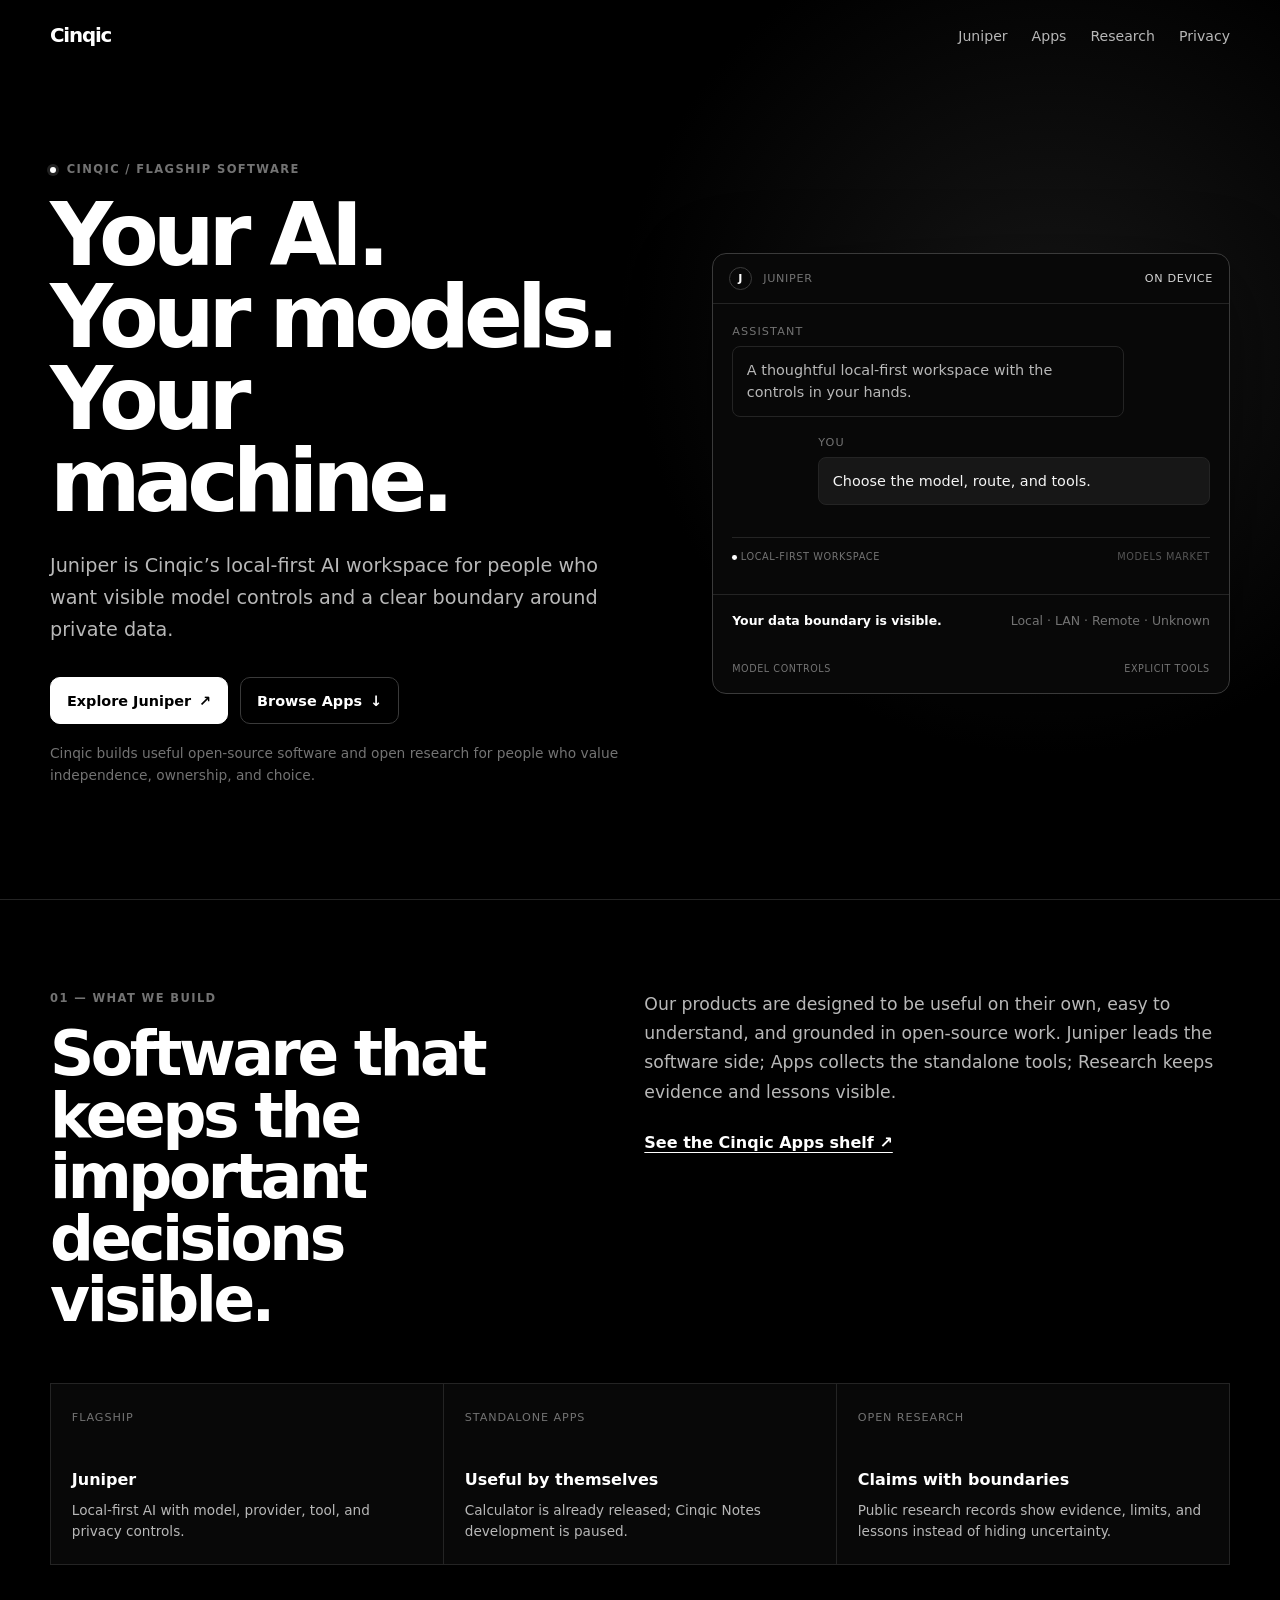
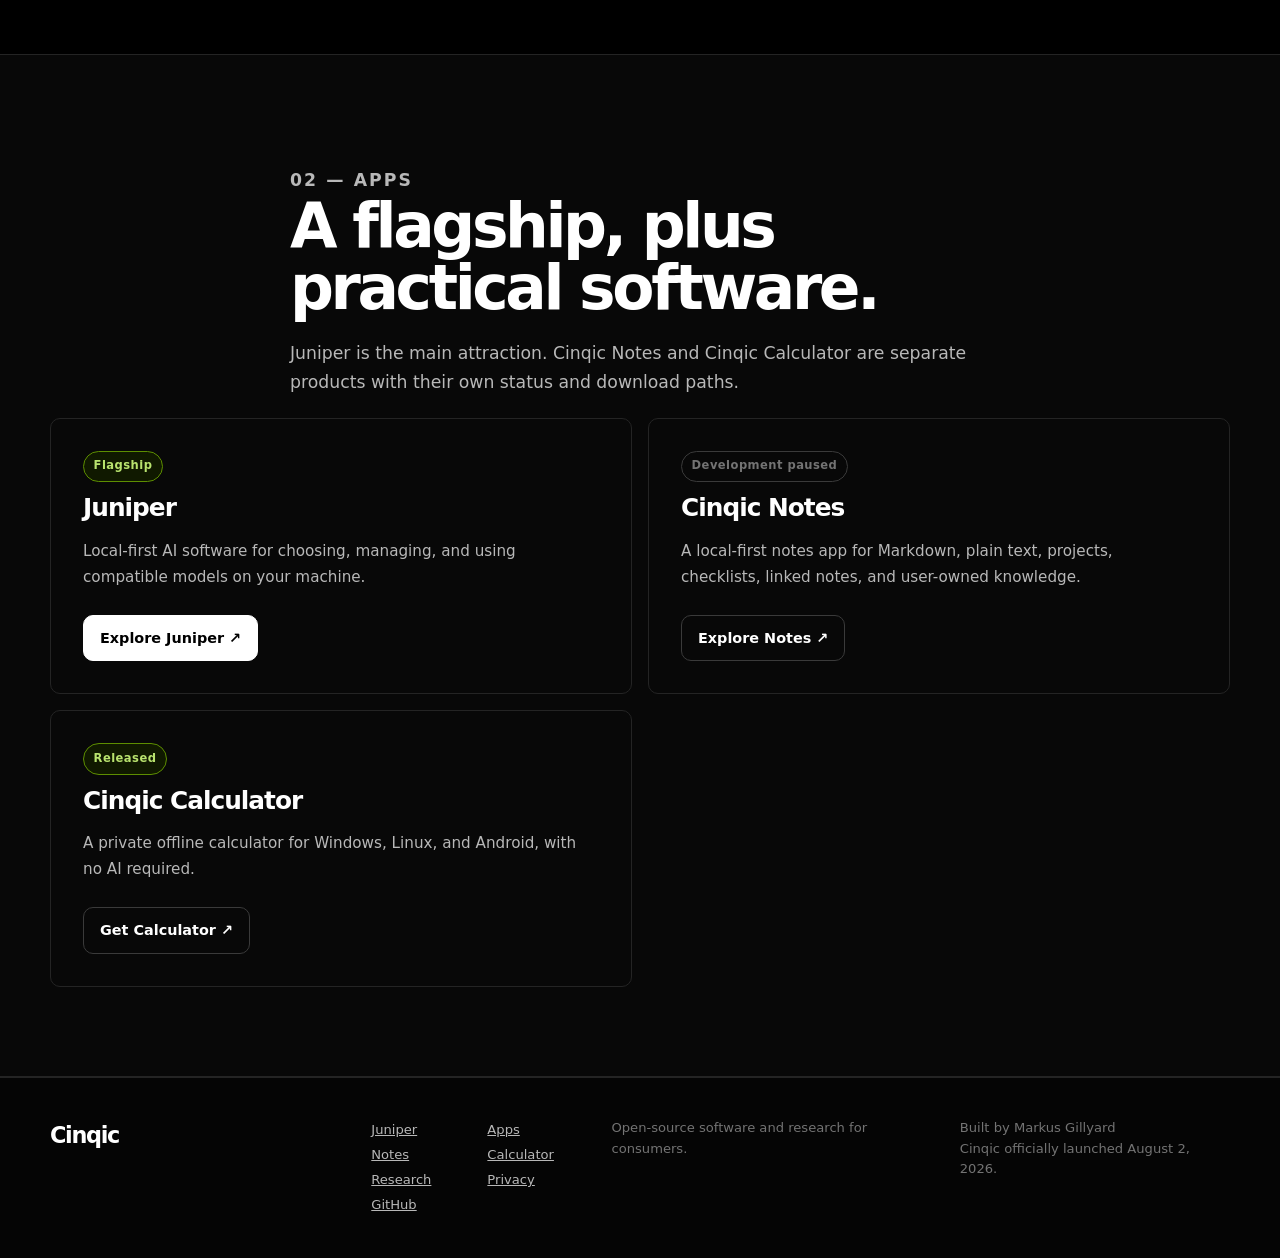
<file: index.html>
<!doctype html>
<html lang="en">
<head>
  <meta charset="utf-8">
  <meta name="viewport" content="width=device-width,initial-scale=1">
  <meta name="description" content="Cinqic builds open-source software and research projects, with Juniper as its flagship local-first AI app.">
  <meta name="theme-color" content="#000000">
  <link rel="canonical" href="https://cinqic.com/">
  <meta property="og:title" content="Cinqic | Software and research">
  <meta property="og:description" content="Juniper is Cinqic's flagship local-first AI app, alongside standalone software and open research.">
  <meta property="og:type" content="website">
  <meta property="og:url" content="https://cinqic.com/">
  <meta property="og:image" content="https://cinqic.com/assets/img/cinqic-social.svg">
  <meta name="twitter:card" content="summary_large_image">
  <meta name="twitter:title" content="Cinqic | Software and research">
  <meta name="twitter:description" content="Juniper is Cinqic's flagship local-first AI app, alongside standalone software and open research.">
  <meta name="twitter:image" content="https://cinqic.com/assets/img/cinqic-social.svg">
  <link rel="icon" href="/favicon.svg" type="image/svg+xml">
  <link rel="manifest" href="/site.webmanifest">
  <link rel="stylesheet" href="/assets/css/site.css">
  <title>Cinqic | Software and research</title>
</head>
<body>
  <a class="skip" href="#main-content">Skip to content</a>
  <header class="site-header" data-header>
    <div class="shell header-inner">
      <a class="wordmark" href="/" aria-label="Cinqic home">Cinqic</a>
      <button class="menu-button" type="button" aria-expanded="false" aria-controls="site-nav">Menu</button>
      <nav aria-label="Main navigation">
        <ul class="nav-list" id="site-nav">
          <li><a href="/juniper/">Juniper</a></li>
          <li><a href="/apps/">Apps</a></li>
          <li><a href="/research/">Research</a></li>
          <li><a href="/privacy/">Privacy</a></li>
        </ul>
      </nav>
    </div>
  </header>

  <main id="main-content">
    <section class="hero hero--flagship" aria-labelledby="hero-title">
      <div class="shell hero-grid">
        <div class="hero-copy" data-reveal>
          <p class="hero-kicker"><span class="status-dot" aria-hidden="true"></span> Cinqic / flagship software</p>
          <h1 id="hero-title">Your AI.<br>Your models.<br>Your machine.</h1>
          <p class="lede">Juniper is Cinqic&rsquo;s local-first AI workspace for people who want visible model controls and a clear boundary around private data.</p>
          <div class="button-row">
            <a class="button primary" href="/juniper/">Explore Juniper <span aria-hidden="true">↗</span></a>
            <a class="button secondary" href="/apps/">Browse Apps <span aria-hidden="true">↓</span></a>
          </div>
          <p class="hero-support">Cinqic builds useful open-source software and open research for people who value independence, ownership, and choice.</p>
        </div>
        <div class="product-preview product-preview--flagship" data-reveal aria-label="Juniper product preview">
          <div class="preview-top"><span class="preview-mark">J</span><span>Juniper</span><span class="preview-local">ON DEVICE</span></div>
          <div class="preview-body">
            <div class="preview-message"><span>Assistant</span><p>A thoughtful local-first workspace with the controls in your hands.</p></div>
            <div class="preview-message user"><span>You</span><p>Choose the model, route, and tools.</p></div>
            <div class="preview-activity"><span><i class="pulse" aria-hidden="true"></i> Local-first workspace</span><span>Models Market</span></div>
          </div>
          <div class="preview-rail"><strong>Your data boundary is visible.</strong><span>Local · LAN · Remote · Unknown</span></div>
          <div class="preview-footer"><span>Model controls</span><span>Explicit tools</span></div>
        </div>
      </div>
    </section>

    <section class="section" id="what-we-build" aria-labelledby="build-title">
      <div class="shell split-layout">
        <div data-reveal><p class="section-index">01 &mdash; What we build</p><h2 id="build-title">Software that keeps the important decisions visible.</h2></div>
        <div class="intro-copy" data-reveal><p>Our products are designed to be useful on their own, easy to understand, and grounded in open-source work. Juniper leads the software side; Apps collects the standalone tools; Research keeps evidence and lessons visible.</p><a class="text-link" href="/apps/">See the Cinqic Apps shelf ↗</a></div>
      </div>
      <div class="shell facts-grid" data-reveal>
        <article><span>Flagship</span><h3>Juniper</h3><p>Local-first AI with model, provider, tool, and privacy controls.</p></article>
        <article><span>Standalone apps</span><h3>Useful by themselves</h3><p>Calculator is already released; Cinqic Notes development is paused.</p></article>
        <article><span>Open research</span><h3>Claims with boundaries</h3><p>Public research records show evidence, limits, and lessons instead of hiding uncertainty.</p></article>
      </div>
    </section>

    <section class="section section--soft" id="apps" aria-labelledby="apps-title">
      <div class="shell section-heading" data-reveal>
        <p class="section-index">02 &mdash; Apps</p>
        <h2 id="apps-title">A flagship, plus practical software.</h2>
        <p>Juniper is the main attraction. Cinqic Notes and Cinqic Calculator are separate products with their own status and download paths.</p>
      </div>
      <div class="shell app-grid" data-reveal>
        <article class="app-card"><span class="status-pill status-pill--active">Flagship</span><h3>Juniper</h3><p>Local-first AI software for choosing, managing, and using compatible models on your machine.</p><div class="button-row"><a class="button primary" href="/juniper/">Explore Juniper ↗</a></div></article>
        <article class="app-card"><span class="status-pill status-pill--muted">Development paused</span><h3>Cinqic Notes</h3><p>A local-first notes app for Markdown, plain text, projects, checklists, linked notes, and user-owned knowledge.</p><div class="button-row"><a class="button secondary" href="/notes/">Explore Notes ↗</a></div></article>
        <article class="app-card"><span class="status-pill status-pill--active">Released</span><h3>Cinqic Calculator</h3><p>A private offline calculator for Windows, Linux, and Android, with no AI required.</p><div class="button-row"><a class="button secondary" href="/calculator/">Get Calculator ↗</a></div></article>
      </div>
    </section>

  </main>

  <footer class="site-footer">
    <div class="shell footer-grid footer-grid--wide">
      <p class="footer-wordmark">Cinqic</p>
      <div class="footer-links"><a href="/juniper/">Juniper</a><a href="/apps/">Apps</a><a href="/notes/">Notes</a><a href="/calculator/">Calculator</a><a href="/research/">Research</a><a href="/privacy/">Privacy</a><a href="https://github.com/Cinqic/cinqic.com" rel="noopener noreferrer">GitHub</a></div>
      <p class="footer-note">Open-source software and research for consumers.</p>
      <p class="footer-note">Built by Markus Gillyard<br><span data-company-copy></span></p>
    </div>
  </footer>
  <script src="/assets/js/company.js"></script>
  <script src="/assets/js/site.js"></script>
</body>
</html>
</file>
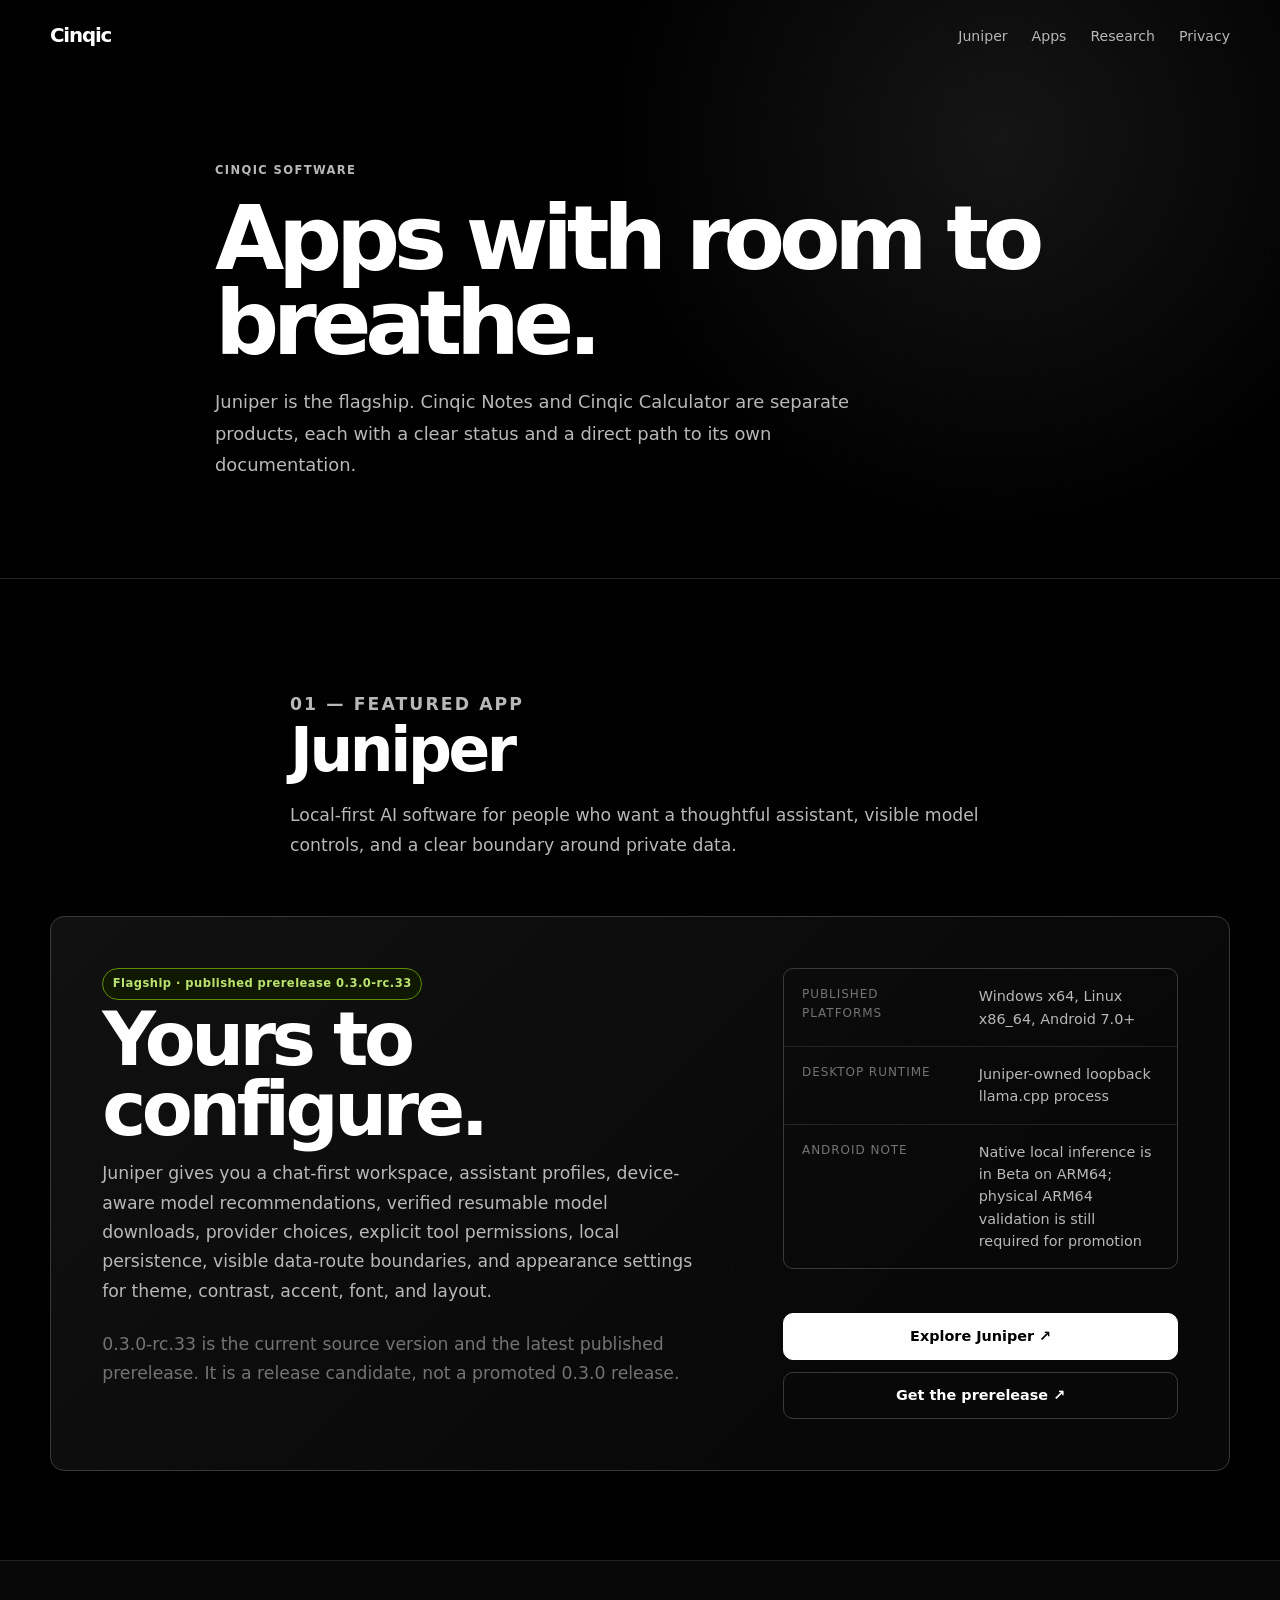
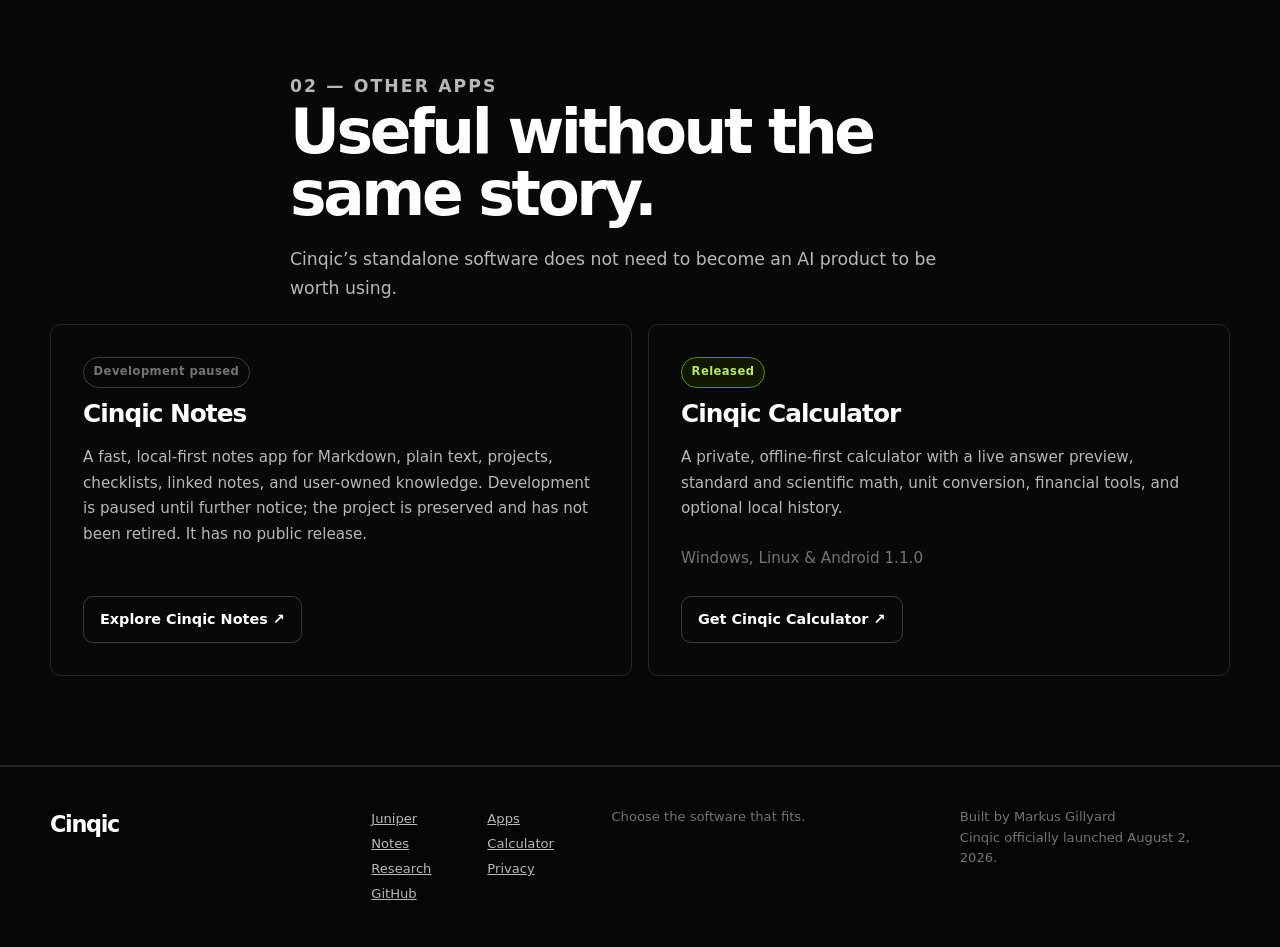
<file: apps/index.html>
<!doctype html>
<html lang="en">
<head>
  <meta charset="utf-8">
  <meta name="viewport" content="width=device-width,initial-scale=1">
  <meta name="description" content="Browse Cinqic Apps: Juniper, Cinqic Notes, and Cinqic Calculator.">
  <meta name="theme-color" content="#000000">
  <link rel="canonical" href="https://cinqic.com/apps/">
  <meta property="og:title" content="Apps | Cinqic">
  <meta property="og:description" content="Explore Cinqic's standalone software, with Juniper as the flagship app.">
  <meta property="og:type" content="website">
  <meta property="og:url" content="https://cinqic.com/apps/">
  <meta property="og:image" content="https://cinqic.com/assets/img/cinqic-social.svg">
  <meta name="twitter:card" content="summary_large_image">
  <meta name="twitter:title" content="Apps | Cinqic">
  <meta name="twitter:description" content="Explore Cinqic's standalone software, with Juniper as the flagship app.">
  <meta name="twitter:image" content="https://cinqic.com/assets/img/cinqic-social.svg">
  <link rel="icon" href="/favicon.svg" type="image/svg+xml">
  <link rel="manifest" href="/site.webmanifest">
  <link rel="stylesheet" href="/assets/css/site.css">
  <title>Apps | Cinqic</title>
</head>
<body>
  <a class="skip" href="#main-content">Skip to content</a>
  <header class="site-header" data-header><div class="shell header-inner"><a class="wordmark" href="/" aria-label="Cinqic home">Cinqic</a><button class="menu-button" type="button" aria-expanded="false" aria-controls="site-nav">Menu</button><nav aria-label="Main navigation"><ul class="nav-list" id="site-nav"><li><a href="/juniper/">Juniper</a></li><li><a href="/apps/" aria-current="page">Apps</a></li><li><a href="/research/">Research</a></li><li><a href="/privacy/">Privacy</a></li></ul></nav></div></header>

  <main id="main-content">
    <section class="page-hero page-hero--compact" aria-labelledby="hero-title"><div class="shell prose" data-reveal><p class="eyebrow">Cinqic software</p><h1 id="hero-title">Apps with room to breathe.</h1><p>Juniper is the flagship. Cinqic Notes and Cinqic Calculator are separate products, each with a clear status and a direct path to its own documentation.</p></div></section>

    <section class="section" aria-labelledby="juniper-title">
      <div class="shell section-heading" data-reveal><p class="section-index">01 &mdash; Featured app</p><h2 id="juniper-title">Juniper</h2><p>Local-first AI software for people who want a thoughtful assistant, visible model controls, and a clear boundary around private data.</p></div>
      <div class="shell app-featured" data-reveal>
        <div class="app-featured-copy"><span class="status-pill status-pill--active">Flagship · published prerelease 0.3.0-rc.33</span><h2>Yours to configure.</h2><p>Juniper gives you a chat-first workspace, assistant profiles, device-aware model recommendations, verified resumable model downloads, provider choices, explicit tool permissions, local persistence, visible data-route boundaries, and appearance settings for theme, contrast, accent, font, and layout.</p><p class="detail-note">0.3.0-rc.33 is the current source version and the latest published prerelease. It is a release candidate, not a promoted 0.3.0 release.</p></div>
        <div class="app-featured-side"><dl class="spec-panel" aria-label="Juniper availability"><div><dt>Published platforms</dt><dd>Windows x64, Linux x86_64, Android 7.0+</dd></div><div><dt>Desktop runtime</dt><dd>Juniper-owned loopback llama.cpp process</dd></div><div><dt>Android note</dt><dd>Native local inference is in Beta on ARM64; physical ARM64 validation is still required for promotion</dd></div></dl><div class="button-row"><a class="button primary" href="/juniper/">Explore Juniper ↗</a><a class="button secondary" href="https://github.com/Cinqic/Juniper-App/releases/tag/v0.3.0-rc.33" rel="noopener noreferrer">Get the prerelease ↗</a></div></div>
      </div>
    </section>

    <section class="section section--soft" aria-labelledby="other-apps-title">
      <div class="shell section-heading" data-reveal><p class="section-index">02 &mdash; Other apps</p><h2 id="other-apps-title">Useful without the same story.</h2><p>Cinqic&rsquo;s standalone software does not need to become an AI product to be worth using.</p></div>
      <div class="shell app-grid" data-reveal>
        <article class="app-card"><span class="status-pill status-pill--muted">Development paused</span><h3>Cinqic Notes</h3><p>A fast, local-first notes app for Markdown, plain text, projects, checklists, linked notes, and user-owned knowledge. Development is paused until further notice; the project is preserved and has not been retired. It has no public release.</p><div class="button-row"><a class="button secondary" href="/notes/">Explore Cinqic Notes ↗</a></div></article>
        <article class="app-card"><span class="status-pill status-pill--active">Released</span><h3>Cinqic Calculator</h3><p>A private, offline-first calculator with a live answer preview, standard and scientific math, unit conversion, financial tools, and optional local history.</p><p class="detail-note">Windows, Linux &amp; Android 1.1.0</p><div class="button-row"><a class="button secondary" href="/calculator/">Get Cinqic Calculator ↗</a></div></article>
      </div>
    </section>

  </main>

  <footer class="site-footer"><div class="shell footer-grid footer-grid--wide"><p class="footer-wordmark">Cinqic</p><div class="footer-links"><a href="/juniper/">Juniper</a><a href="/apps/">Apps</a><a href="/notes/">Notes</a><a href="/calculator/">Calculator</a><a href="/research/">Research</a><a href="/privacy/">Privacy</a><a href="https://github.com/Cinqic/cinqic.com" rel="noopener noreferrer">GitHub</a></div><p class="footer-note">Choose the software that fits.</p><p class="footer-note">Built by Markus Gillyard<br><span data-company-copy></span></p></div></footer>
  <script src="/assets/js/company.js"></script><script src="/assets/js/site.js"></script>
</body>
</html>
</file>
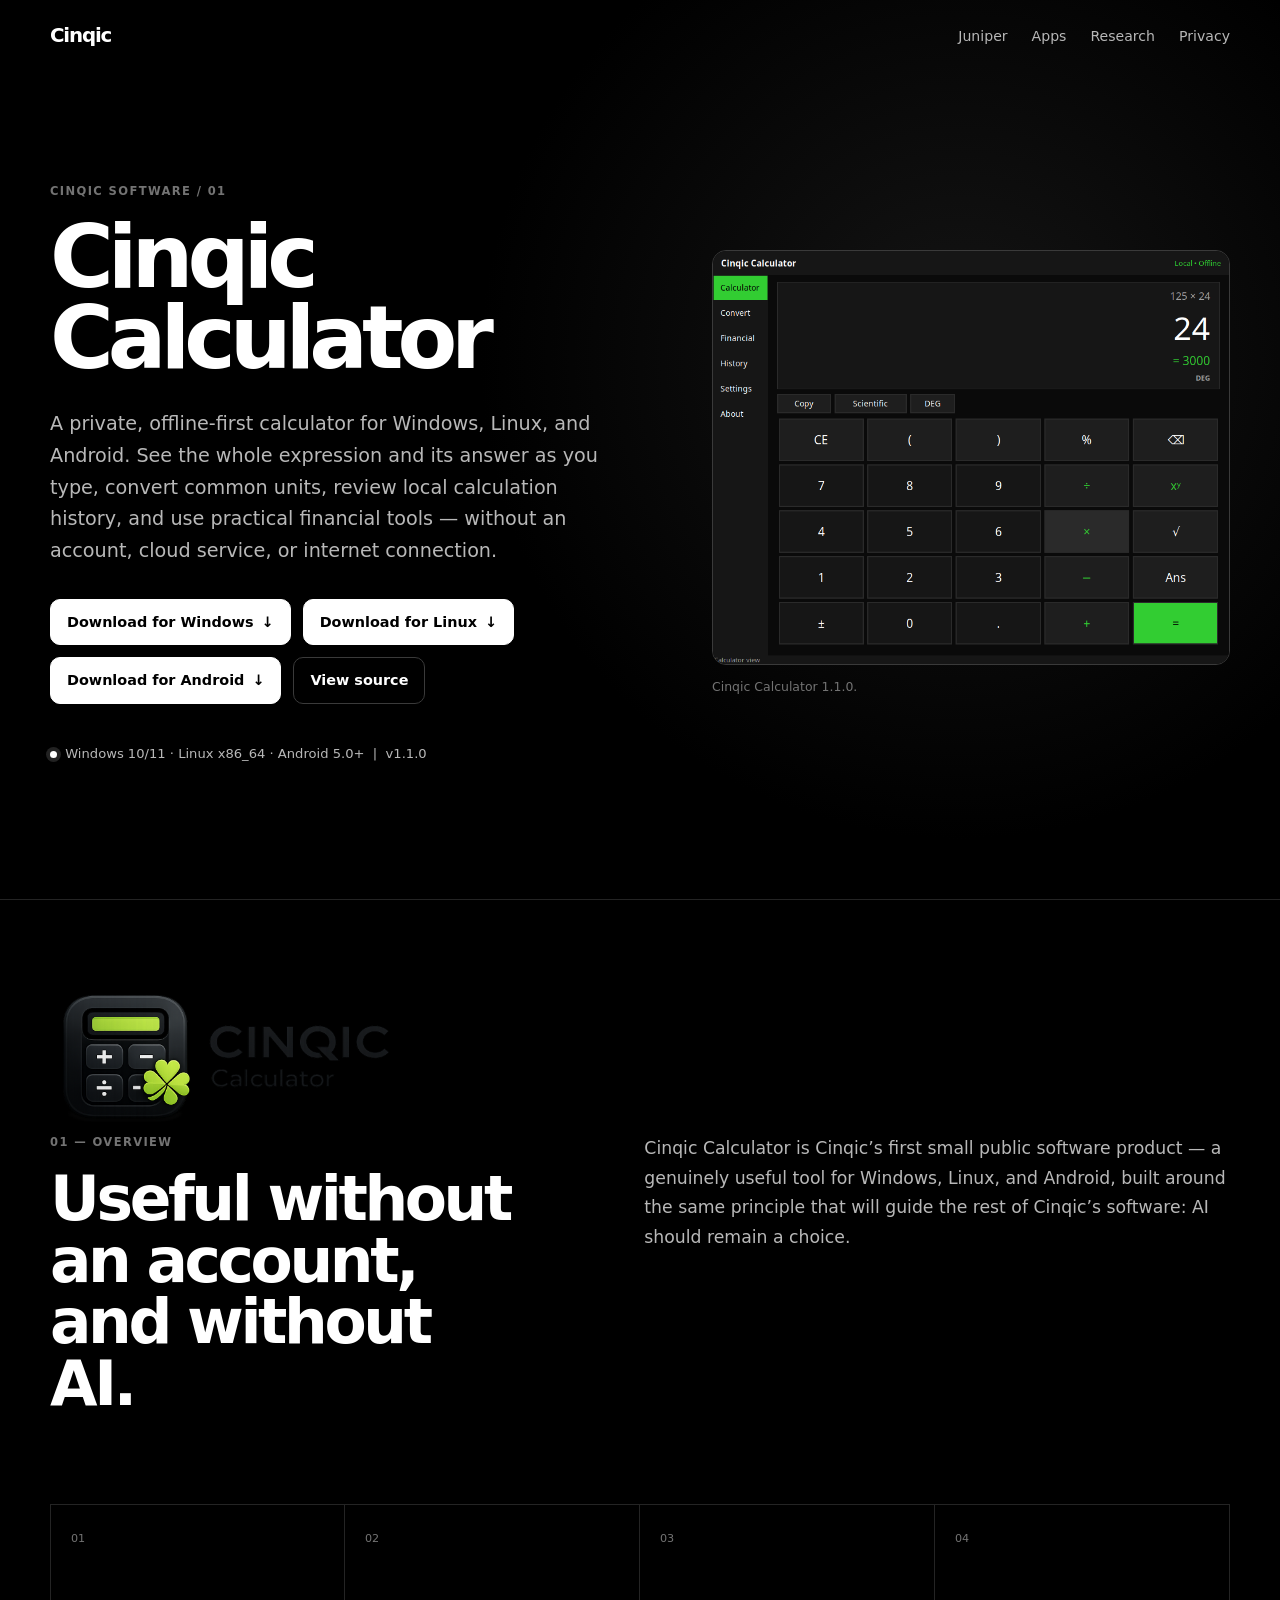
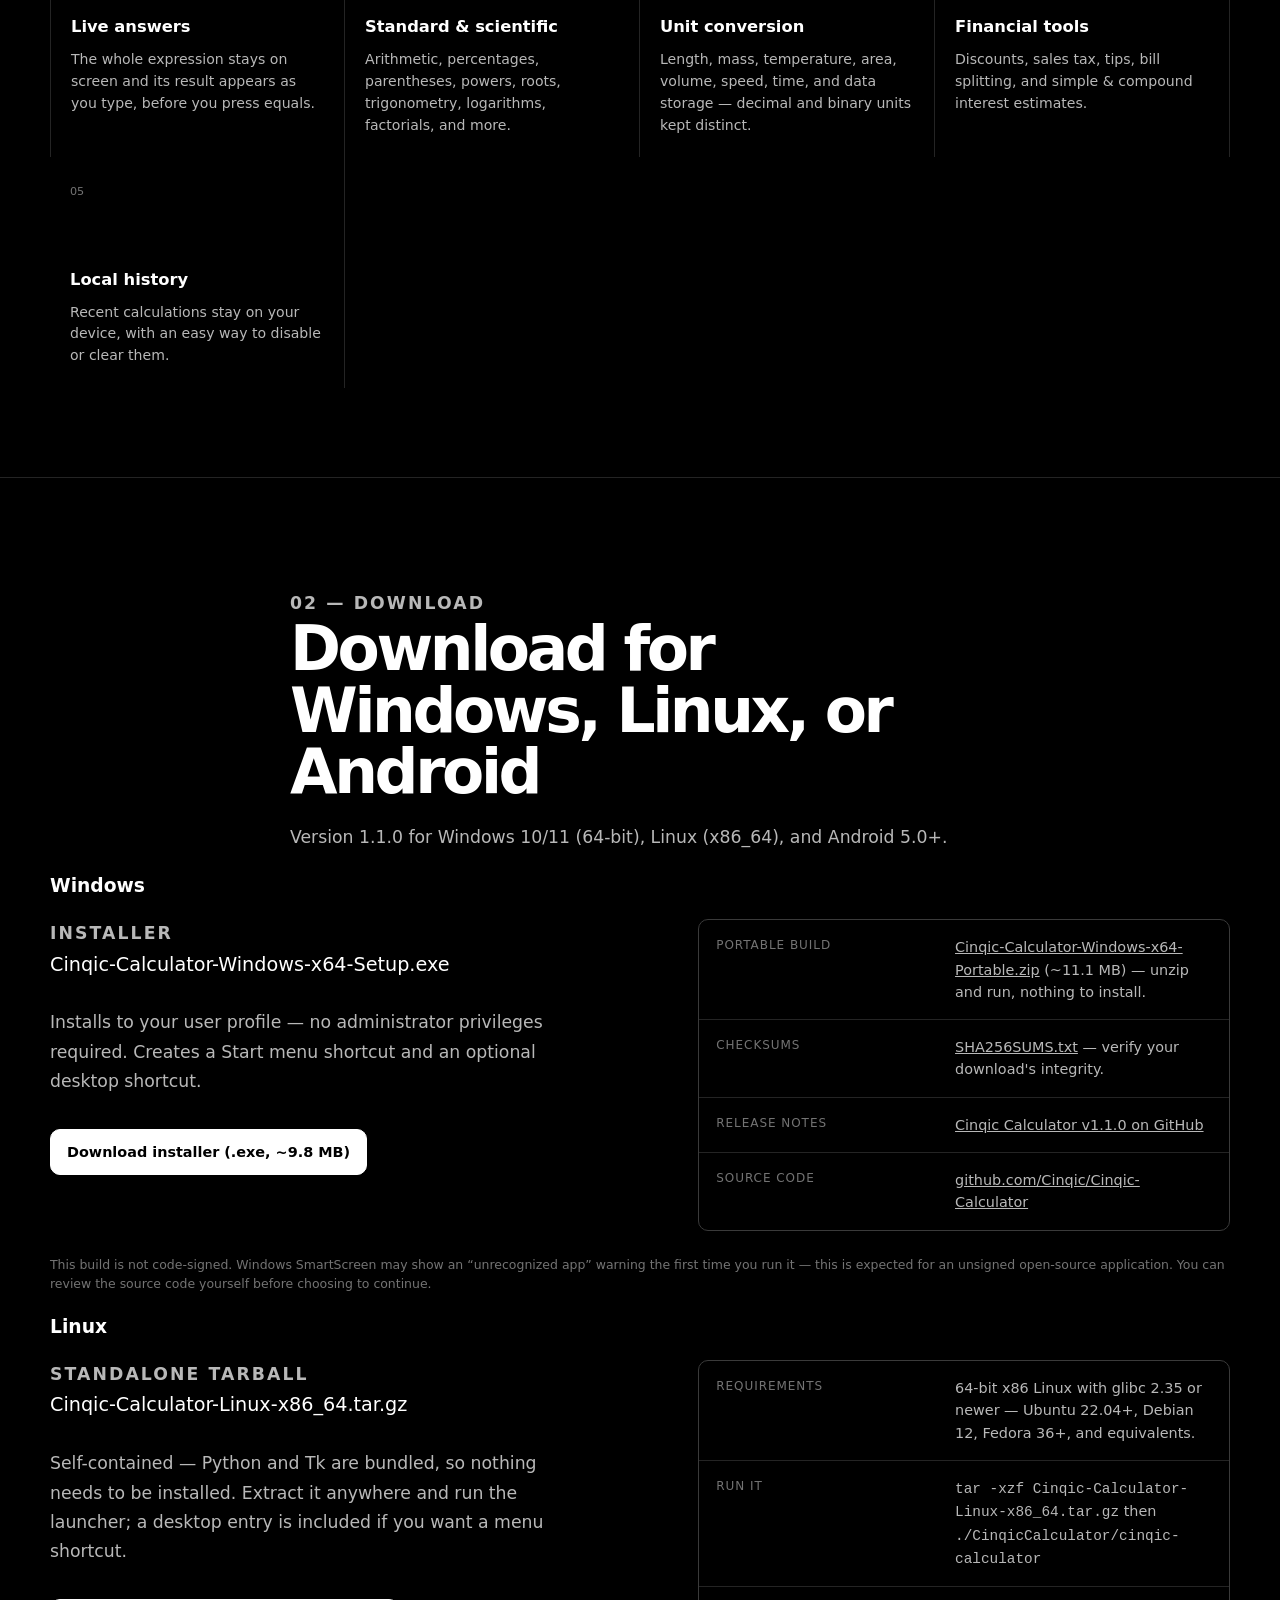
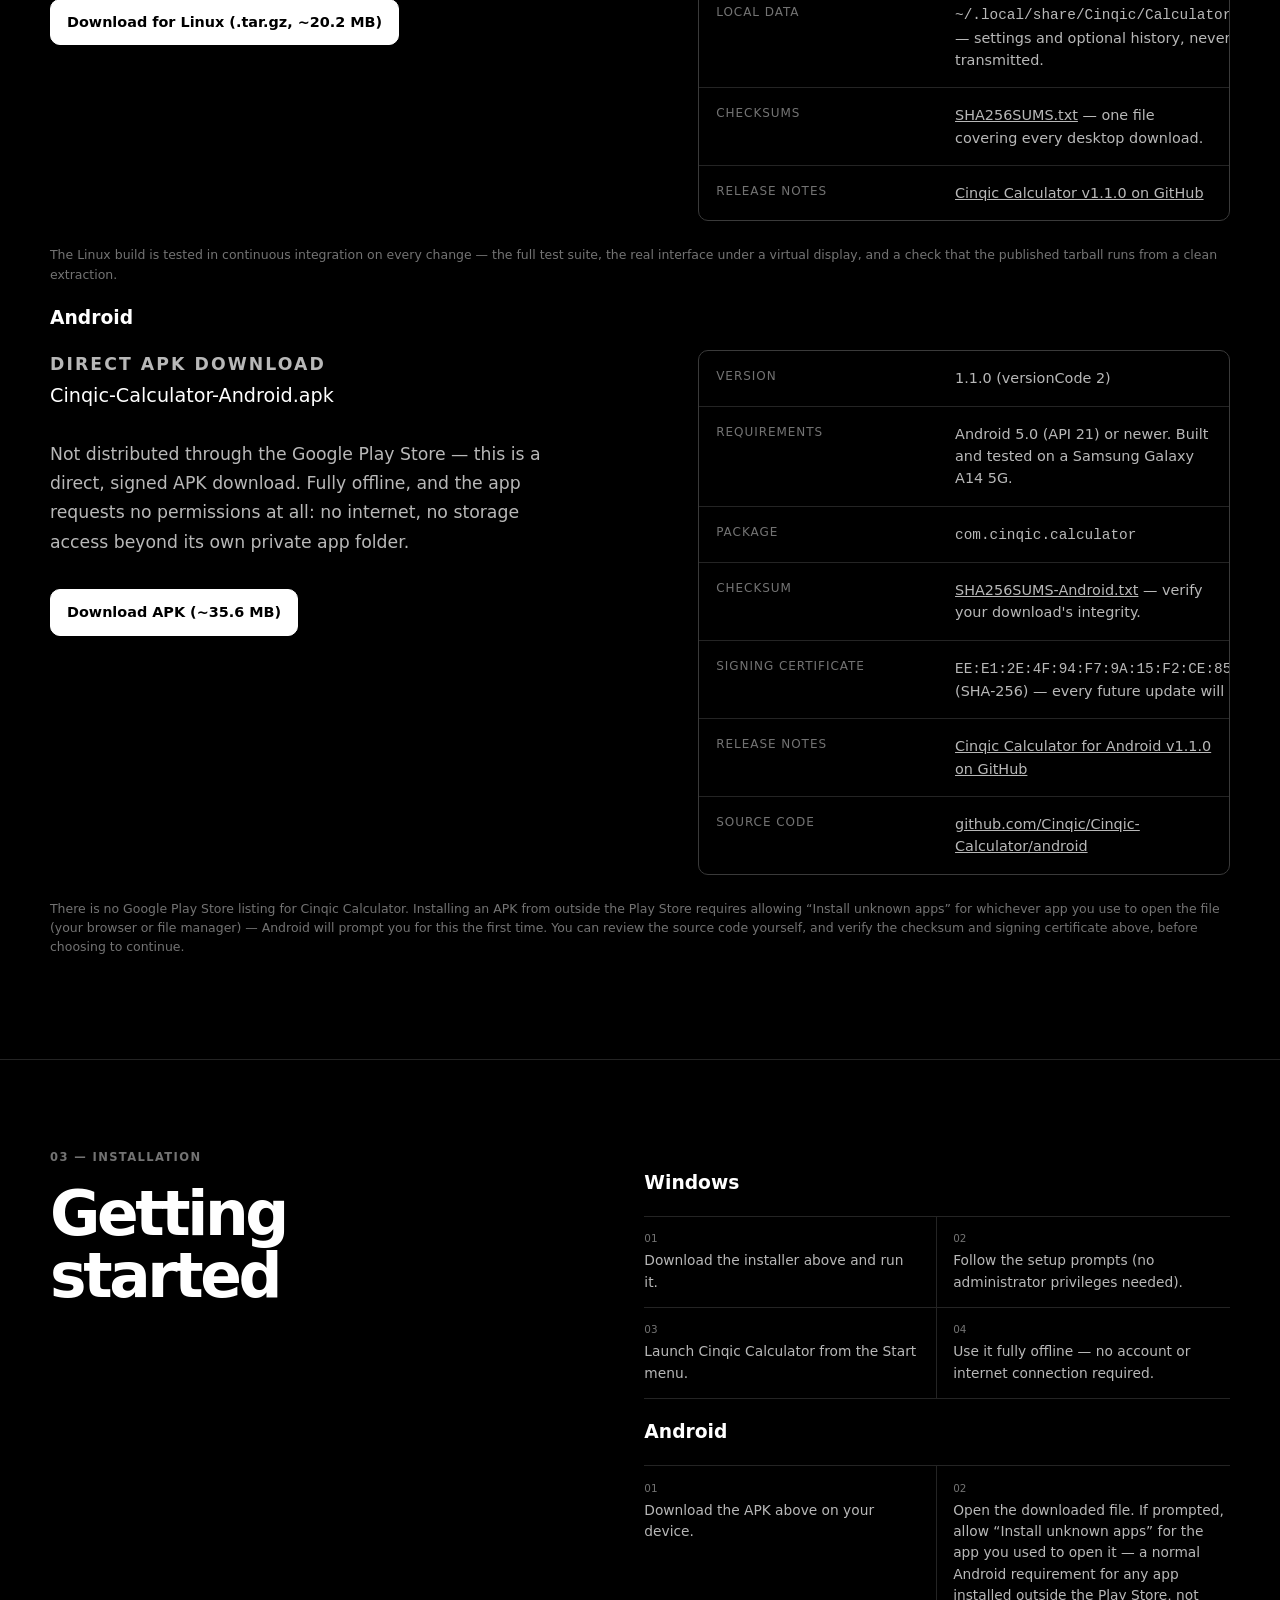
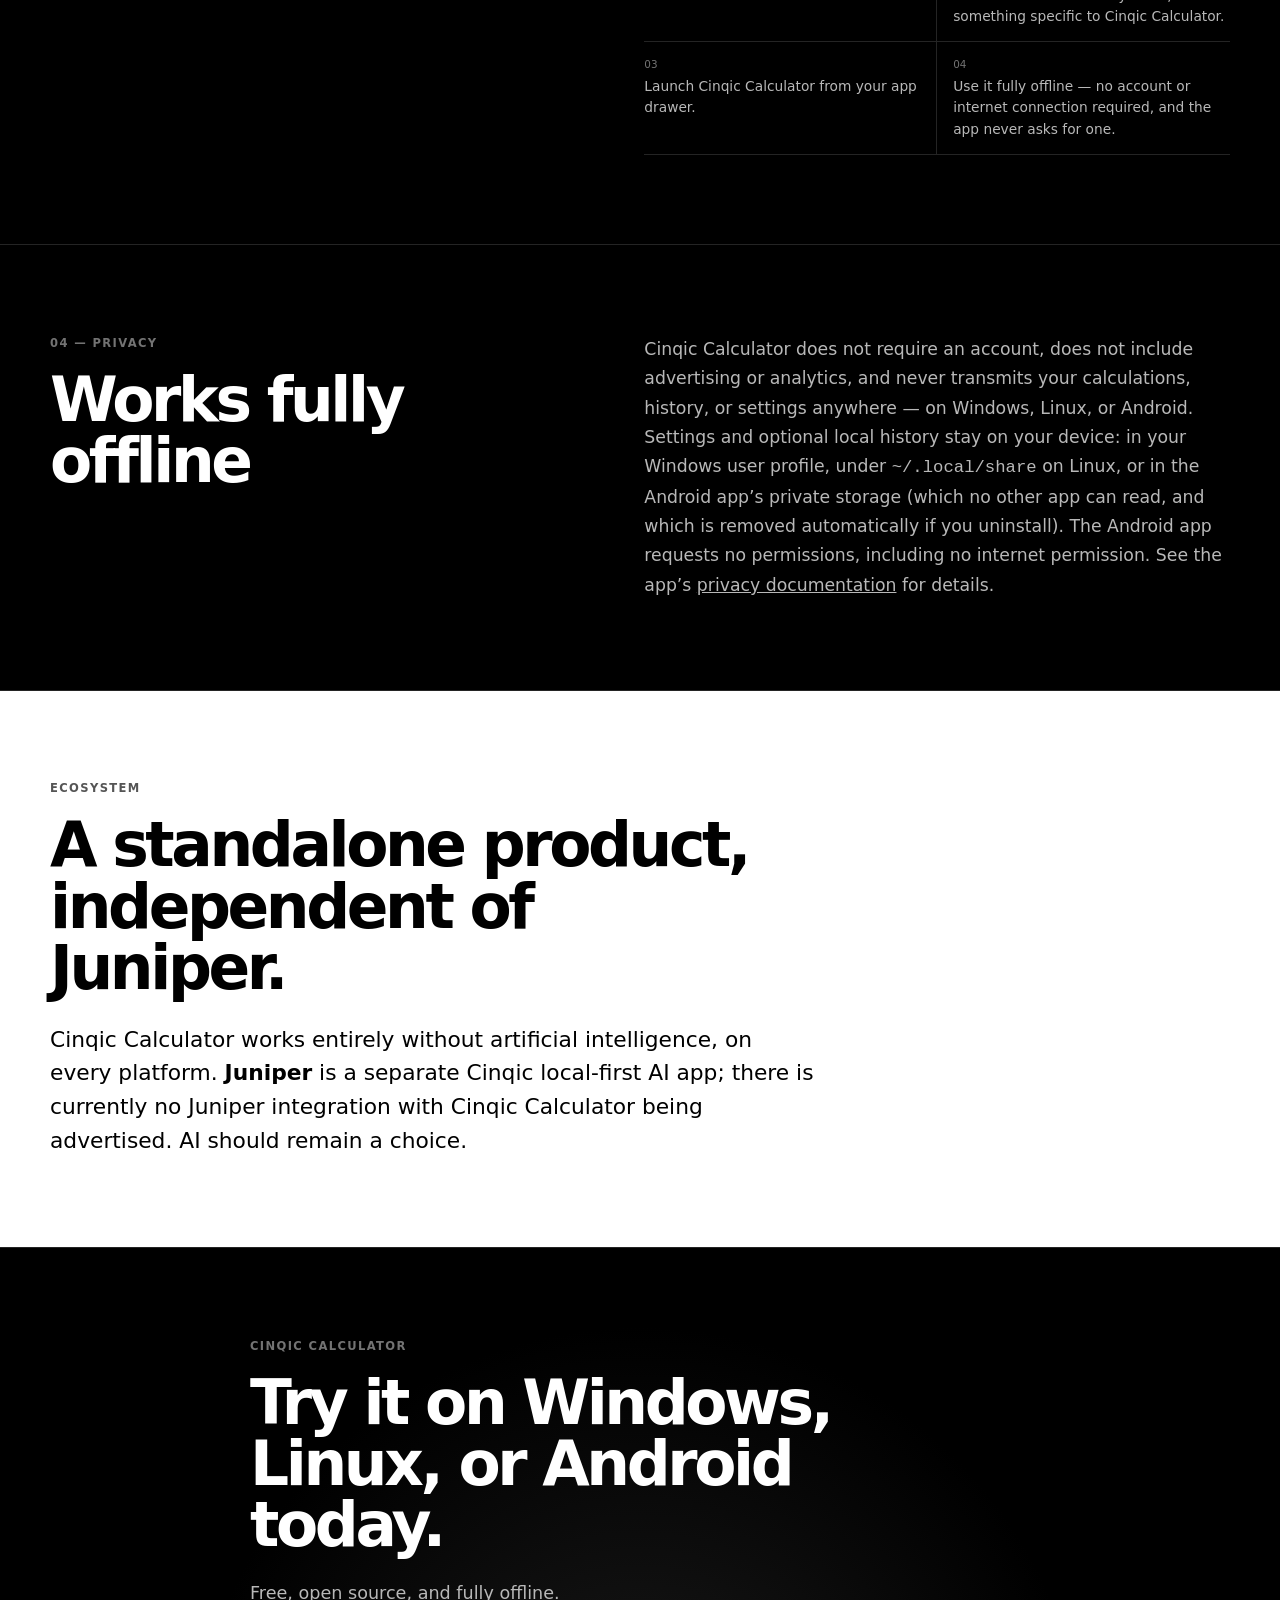
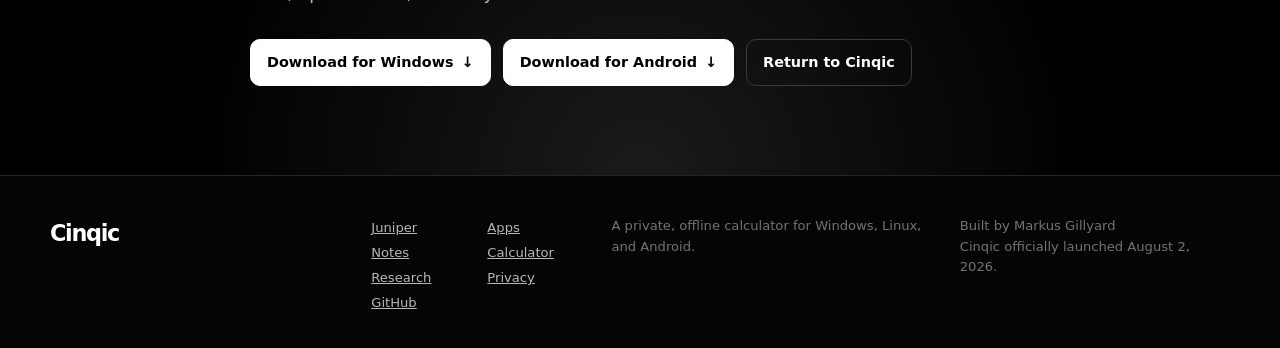
<file: calculator/index.html>
<!doctype html>
<html lang="en">
<head>
  <meta charset="utf-8">
  <meta name="viewport" content="width=device-width,initial-scale=1">
  <meta name="description" content="Cinqic Calculator is a free, private, offline calculator for Windows, Linux, and Android, with a live answer preview, standard and scientific math, unit conversion, financial tools, and optional local history.">
  <meta name="theme-color" content="#000000">
  <link rel="canonical" href="https://cinqic.com/calculator/">
  <meta property="og:title" content="Cinqic Calculator | Cinqic">
  <meta property="og:description" content="A free, private, offline calculator for Windows, Linux, and Android. No account, ads, or AI required.">
  <meta property="og:type" content="website">
  <meta property="og:url" content="https://cinqic.com/calculator/">
  <meta property="og:image" content="https://cinqic.com/assets/img/cinqic-social.svg">
  <meta name="twitter:card" content="summary_large_image">
  <meta name="twitter:title" content="Cinqic Calculator | Cinqic">
  <meta name="twitter:description" content="A free, private, offline calculator for Windows, Linux, and Android. No account, ads, or AI required.">
  <meta name="twitter:image" content="https://cinqic.com/assets/img/cinqic-social.svg">
  <link rel="icon" href="/favicon.svg" type="image/svg+xml">
  <link rel="manifest" href="/site.webmanifest">
  <link rel="stylesheet" href="/assets/css/site.css">
  <title>Cinqic Calculator | Private Calculator for Windows, Linux, and Android</title>
</head>
<body>
  <a class="skip" href="#main-content">Skip to content</a>
  <header class="site-header" data-header>
    <div class="shell header-inner">
      <a class="wordmark" href="/" aria-label="Cinqic home">Cinqic</a>
      <button class="menu-button" type="button" aria-expanded="false" aria-controls="site-nav">Menu</button>
      <nav aria-label="Main navigation">
        <ul class="nav-list" id="site-nav">
          <li><a href="/juniper/">Juniper</a></li>
          <li><a href="/apps/" aria-current="page">Apps</a></li>
          <li><a href="/research/">Research</a></li>
          <li><a href="/privacy/">Privacy</a></li>
        </ul>
      </nav>
    </div>
  </header>

  <main id="main-content">
    <section class="hero" id="calculator" aria-labelledby="hero-title">
      <div class="shell hero-grid">
        <div class="hero-copy" data-reveal>
          <p class="eyebrow">Cinqic Software / 01</p>
          <h1 id="hero-title">Cinqic Calculator</h1>
          <p class="lede">A private, offline-first calculator for Windows, Linux, and Android. See the whole expression and its answer as you type, convert common units, review local calculation history, and use practical financial tools &mdash; without an account, cloud service, or internet connection.</p>
          <div class="button-row">
            <a class="button primary" href="https://github.com/Cinqic/Cinqic-Calculator/releases/download/v1.1.0/Cinqic-Calculator-Windows-x64-Setup.exe">Download for Windows <span aria-hidden="true">↓</span></a>
            <a class="button primary" href="https://github.com/Cinqic/Cinqic-Calculator/releases/download/v1.1.0/Cinqic-Calculator-Linux-x86_64.tar.gz">Download for Linux <span aria-hidden="true">↓</span></a>
            <a class="button primary" href="https://github.com/Cinqic/Cinqic-Calculator/releases/download/android-v1.1.0/Cinqic-Calculator-Android.apk">Download for Android <span aria-hidden="true">↓</span></a>
            <a class="button secondary" href="https://github.com/Cinqic/Cinqic-Calculator">View source</a>
          </div>
          <p class="hero-status"><span class="status-dot" aria-hidden="true"></span> Windows 10/11 &middot; Linux x86_64 &middot; Android 5.0+ &nbsp;|&nbsp; v1.1.0</p>
        </div>
        <figure class="interface-figure" data-reveal>
          <div class="interface-image-frame">
            <img src="/assets/img/calculator/screenshot.png" width="900" height="720" loading="lazy" decoding="async" alt="Cinqic Calculator showing the expression 125 &times; 24, the value 24 being typed, and a live result of 3000 above a dark keypad with green operator keys.">
          </div>
          <figcaption>Cinqic Calculator 1.1.0.</figcaption>
        </figure>
      </div>
    </section>

    <section class="section intro" aria-labelledby="features-title">
      <div class="shell" data-reveal>
        <img src="/assets/img/calculator/cinqic-calculator-horizontal.png" alt="Cinqic Calculator logo" width="1140" height="444" loading="lazy" decoding="async" style="max-width:22rem;height:auto;">
      </div>
      <div class="shell split-layout">
        <div data-reveal><p class="section-index">01 &mdash; Overview</p><h2 id="features-title">Useful without an account, and without AI.</h2></div>
        <div class="intro-copy" data-reveal><p>Cinqic Calculator is Cinqic&rsquo;s first small public software product &mdash; a genuinely useful tool for Windows, Linux, and Android, built around the same principle that will guide the rest of Cinqic&rsquo;s software: AI should remain a choice.</p></div>
      </div>
      <div class="shell principles-grid" data-reveal>
        <article><span>01</span><h3>Live answers</h3><p>The whole expression stays on screen and its result appears as you type, before you press equals.</p></article>
        <article><span>02</span><h3>Standard &amp; scientific</h3><p>Arithmetic, percentages, parentheses, powers, roots, trigonometry, logarithms, factorials, and more.</p></article>
        <article><span>03</span><h3>Unit conversion</h3><p>Length, mass, temperature, area, volume, speed, time, and data storage &mdash; decimal and binary units kept distinct.</p></article>
        <article><span>04</span><h3>Financial tools</h3><p>Discounts, sales tax, tips, bill splitting, and simple &amp; compound interest estimates.</p></article>
        <article><span>05</span><h3>Local history</h3><p>Recent calculations stay on your device, with an easy way to disable or clear them.</p></article>
      </div>
    </section>

    <section class="section" id="download" aria-labelledby="download-title">
      <div class="shell section-heading" data-reveal>
        <p class="section-index">02 &mdash; Download</p>
        <h2 id="download-title">Download for Windows, Linux, or Android</h2>
        <p>Version 1.1.0 for Windows 10/11 (64-bit), Linux (x86_64), and Android 5.0+.</p>
      </div>

      <div class="shell" data-reveal>
        <h3>Windows</h3>
      </div>
      <div class="shell development-grid" data-reveal>
        <div class="development-intro">
          <p class="eyebrow">Installer</p>
          <p class="section-lede">Cinqic-Calculator-Windows-x64-Setup.exe</p>
          <p>Installs to your user profile &mdash; no administrator privileges required. Creates a Start menu shortcut and an optional desktop shortcut.</p>
          <div class="button-row">
            <a class="button primary" href="https://github.com/Cinqic/Cinqic-Calculator/releases/download/v1.1.0/Cinqic-Calculator-Windows-x64-Setup.exe">Download installer (.exe, ~9.8 MB)</a>
          </div>
        </div>
        <dl class="spec-panel" aria-label="Windows download details">
          <div><dt>Portable build</dt><dd><a href="https://github.com/Cinqic/Cinqic-Calculator/releases/download/v1.1.0/Cinqic-Calculator-Windows-x64-Portable.zip">Cinqic-Calculator-Windows-x64-Portable.zip</a> (~11.1 MB) &mdash; unzip and run, nothing to install.</dd></div>
          <div><dt>Checksums</dt><dd><a href="https://github.com/Cinqic/Cinqic-Calculator/releases/download/v1.1.0/SHA256SUMS.txt">SHA256SUMS.txt</a> &mdash; verify your download's integrity.</dd></div>
          <div><dt>Release notes</dt><dd><a href="https://github.com/Cinqic/Cinqic-Calculator/releases/tag/v1.1.0">Cinqic Calculator v1.1.0 on GitHub</a></dd></div>
          <div><dt>Source code</dt><dd><a href="https://github.com/Cinqic/Cinqic-Calculator">github.com/Cinqic/Cinqic-Calculator</a></dd></div>
        </dl>
      </div>
      <div class="shell" data-reveal>
        <p class="detail-note">This build is not code-signed. Windows SmartScreen may show an &ldquo;unrecognized app&rdquo; warning the first time you run it &mdash; this is expected for an unsigned open-source application. You can review the source code yourself before choosing to continue.</p>
      </div>

      <div class="shell" data-reveal>
        <h3>Linux</h3>
      </div>
      <div class="shell development-grid" data-reveal>
        <div class="development-intro">
          <p class="eyebrow">Standalone tarball</p>
          <p class="section-lede">Cinqic-Calculator-Linux-x86_64.tar.gz</p>
          <p>Self-contained &mdash; Python and Tk are bundled, so nothing needs to be installed. Extract it anywhere and run the launcher; a desktop entry is included if you want a menu shortcut.</p>
          <div class="button-row">
            <a class="button primary" href="https://github.com/Cinqic/Cinqic-Calculator/releases/download/v1.1.0/Cinqic-Calculator-Linux-x86_64.tar.gz">Download for Linux (.tar.gz, ~20.2 MB)</a>
          </div>
        </div>
        <dl class="spec-panel" aria-label="Linux download details">
          <div><dt>Requirements</dt><dd>64-bit x86 Linux with glibc 2.35 or newer &mdash; Ubuntu 22.04+, Debian 12, Fedora 36+, and equivalents.</dd></div>
          <div><dt>Run it</dt><dd><code>tar -xzf Cinqic-Calculator-Linux-x86_64.tar.gz</code> then <code>./CinqicCalculator/cinqic-calculator</code></dd></div>
          <div><dt>Local data</dt><dd><code>~/.local/share/Cinqic/Calculator/</code> &mdash; settings and optional history, never transmitted.</dd></div>
          <div><dt>Checksums</dt><dd><a href="https://github.com/Cinqic/Cinqic-Calculator/releases/download/v1.1.0/SHA256SUMS.txt">SHA256SUMS.txt</a> &mdash; one file covering every desktop download.</dd></div>
          <div><dt>Release notes</dt><dd><a href="https://github.com/Cinqic/Cinqic-Calculator/releases/tag/v1.1.0">Cinqic Calculator v1.1.0 on GitHub</a></dd></div>
        </dl>
      </div>
      <div class="shell" data-reveal>
        <p class="detail-note">The Linux build is tested in continuous integration on every change &mdash; the full test suite, the real interface under a virtual display, and a check that the published tarball runs from a clean extraction.</p>
      </div>

      <div class="shell" data-reveal>
        <h3>Android</h3>
      </div>
      <div class="shell development-grid" data-reveal>
        <div class="development-intro">
          <p class="eyebrow">Direct APK download</p>
          <p class="section-lede">Cinqic-Calculator-Android.apk</p>
          <p>Not distributed through the Google Play Store &mdash; this is a direct, signed APK download. Fully offline, and the app requests no permissions at all: no internet, no storage access beyond its own private app folder.</p>
          <div class="button-row">
            <a class="button primary" href="https://github.com/Cinqic/Cinqic-Calculator/releases/download/android-v1.1.0/Cinqic-Calculator-Android.apk">Download APK (~35.6 MB)</a>
          </div>
        </div>
        <dl class="spec-panel" aria-label="Android download details">
          <div><dt>Version</dt><dd>1.1.0 (versionCode 2)</dd></div>
          <div><dt>Requirements</dt><dd>Android 5.0 (API 21) or newer. Built and tested on a Samsung Galaxy A14 5G.</dd></div>
          <div><dt>Package</dt><dd><code>com.cinqic.calculator</code></dd></div>
          <div><dt>Checksum</dt><dd><a href="https://github.com/Cinqic/Cinqic-Calculator/releases/download/android-v1.1.0/SHA256SUMS-Android.txt">SHA256SUMS-Android.txt</a> &mdash; verify your download's integrity.</dd></div>
          <div><dt>Signing certificate</dt><dd><code>EE:E1:2E:4F:94:F7:9A:15:F2:CE:85:EC:75:27:29:E6:34:97:C5:25:10:28:62:26:83:50:60:74:EB:A6:FF:D0</code> (SHA-256) &mdash; every future update will be signed with this same certificate.</dd></div>
          <div><dt>Release notes</dt><dd><a href="https://github.com/Cinqic/Cinqic-Calculator/releases/tag/android-v1.1.0">Cinqic Calculator for Android v1.1.0 on GitHub</a></dd></div>
          <div><dt>Source code</dt><dd><a href="https://github.com/Cinqic/Cinqic-Calculator/tree/main/android">github.com/Cinqic/Cinqic-Calculator/android</a></dd></div>
        </dl>
      </div>
      <div class="shell" data-reveal>
        <p class="detail-note">There is no Google Play Store listing for Cinqic Calculator. Installing an APK from outside the Play Store requires allowing &ldquo;Install unknown apps&rdquo; for whichever app you use to open the file (your browser or file manager) &mdash; Android will prompt you for this the first time. You can review the source code yourself, and verify the checksum and signing certificate above, before choosing to continue.</p>
      </div>
    </section>

    <section class="section" aria-labelledby="install-title">
      <div class="shell split-layout">
        <div data-reveal><p class="section-index">03 &mdash; Installation</p><h2 id="install-title">Getting started</h2></div>
        <div class="intro-copy" data-reveal>
          <h3>Windows</h3>
          <ol class="value-list">
            <li>Download the installer above and run it.</li>
            <li>Follow the setup prompts (no administrator privileges needed).</li>
            <li>Launch Cinqic Calculator from the Start menu.</li>
            <li>Use it fully offline &mdash; no account or internet connection required.</li>
          </ol>
          <h3>Android</h3>
          <ol class="value-list">
            <li>Download the APK above on your device.</li>
            <li>Open the downloaded file. If prompted, allow &ldquo;Install unknown apps&rdquo; for the app you used to open it &mdash; a normal Android requirement for any app installed outside the Play Store, not something specific to Cinqic Calculator.</li>
            <li>Launch Cinqic Calculator from your app drawer.</li>
            <li>Use it fully offline &mdash; no account or internet connection required, and the app never asks for one.</li>
          </ol>
        </div>
      </div>
    </section>

    <section class="section" aria-labelledby="privacy-title">
      <div class="shell split-layout">
        <div data-reveal><p class="section-index">04 &mdash; Privacy</p><h2 id="privacy-title">Works fully offline</h2></div>
        <div class="intro-copy" data-reveal>
          <p>Cinqic Calculator does not require an account, does not include advertising or analytics, and never transmits your calculations, history, or settings anywhere &mdash; on Windows, Linux, or Android. Settings and optional local history stay on your device: in your Windows user profile, under <code>~/.local/share</code> on Linux, or in the Android app&rsquo;s private storage (which no other app can read, and which is removed automatically if you uninstall). The Android app requests no permissions, including no internet permission. See the app&rsquo;s <a href="https://github.com/Cinqic/Cinqic-Calculator/blob/main/PRIVACY.md">privacy documentation</a> for details.</p>
        </div>
      </div>
    </section>

    <section class="choice-section" aria-labelledby="juniper-relationship-title">
      <div class="shell" data-reveal>
        <p class="section-index">Ecosystem</p>
        <h2 id="juniper-relationship-title">A standalone product, independent of Juniper.</h2>
        <p>Cinqic Calculator works entirely without artificial intelligence, on every platform. <strong>Juniper</strong> is a separate Cinqic local-first AI app; there is currently no Juniper integration with Cinqic Calculator being advertised. AI should remain a choice.</p>
      </div>
    </section>

    <section class="closing" aria-labelledby="closing-title">
      <div class="shell closing-inner" data-reveal>
        <p class="eyebrow">Cinqic Calculator</p>
        <h2 id="closing-title">Try it on Windows, Linux, or Android today.</h2>
        <p>Free, open source, and fully offline.</p>
        <div class="button-row">
          <a class="button primary" href="https://github.com/Cinqic/Cinqic-Calculator/releases/download/v1.1.0/Cinqic-Calculator-Windows-x64-Setup.exe">Download for Windows <span aria-hidden="true">↓</span></a>
          <a class="button primary" href="https://github.com/Cinqic/Cinqic-Calculator/releases/download/android-v1.1.0/Cinqic-Calculator-Android.apk">Download for Android <span aria-hidden="true">↓</span></a>
          <a class="button secondary" href="/">Return to Cinqic</a>
        </div>
      </div>
    </section>
  </main>

  <footer class="site-footer"><div class="shell footer-grid footer-grid--wide"><p class="footer-wordmark">Cinqic</p><div class="footer-links"><a href="/juniper/">Juniper</a><a href="/apps/">Apps</a><a href="/notes/">Notes</a><a href="/calculator/">Calculator</a><a href="/research/">Research</a><a href="/privacy/">Privacy</a><a href="https://github.com/Cinqic/Cinqic-Calculator" rel="noopener noreferrer">GitHub</a></div><p class="footer-note">A private, offline calculator for Windows, Linux, and Android.</p><p class="footer-note">Built by Markus Gillyard<br><span data-company-copy></span></p></div></footer>
  <script src="/assets/js/company.js"></script>
  <script src="/assets/js/site.js"></script>
</body>
</html>
</file>
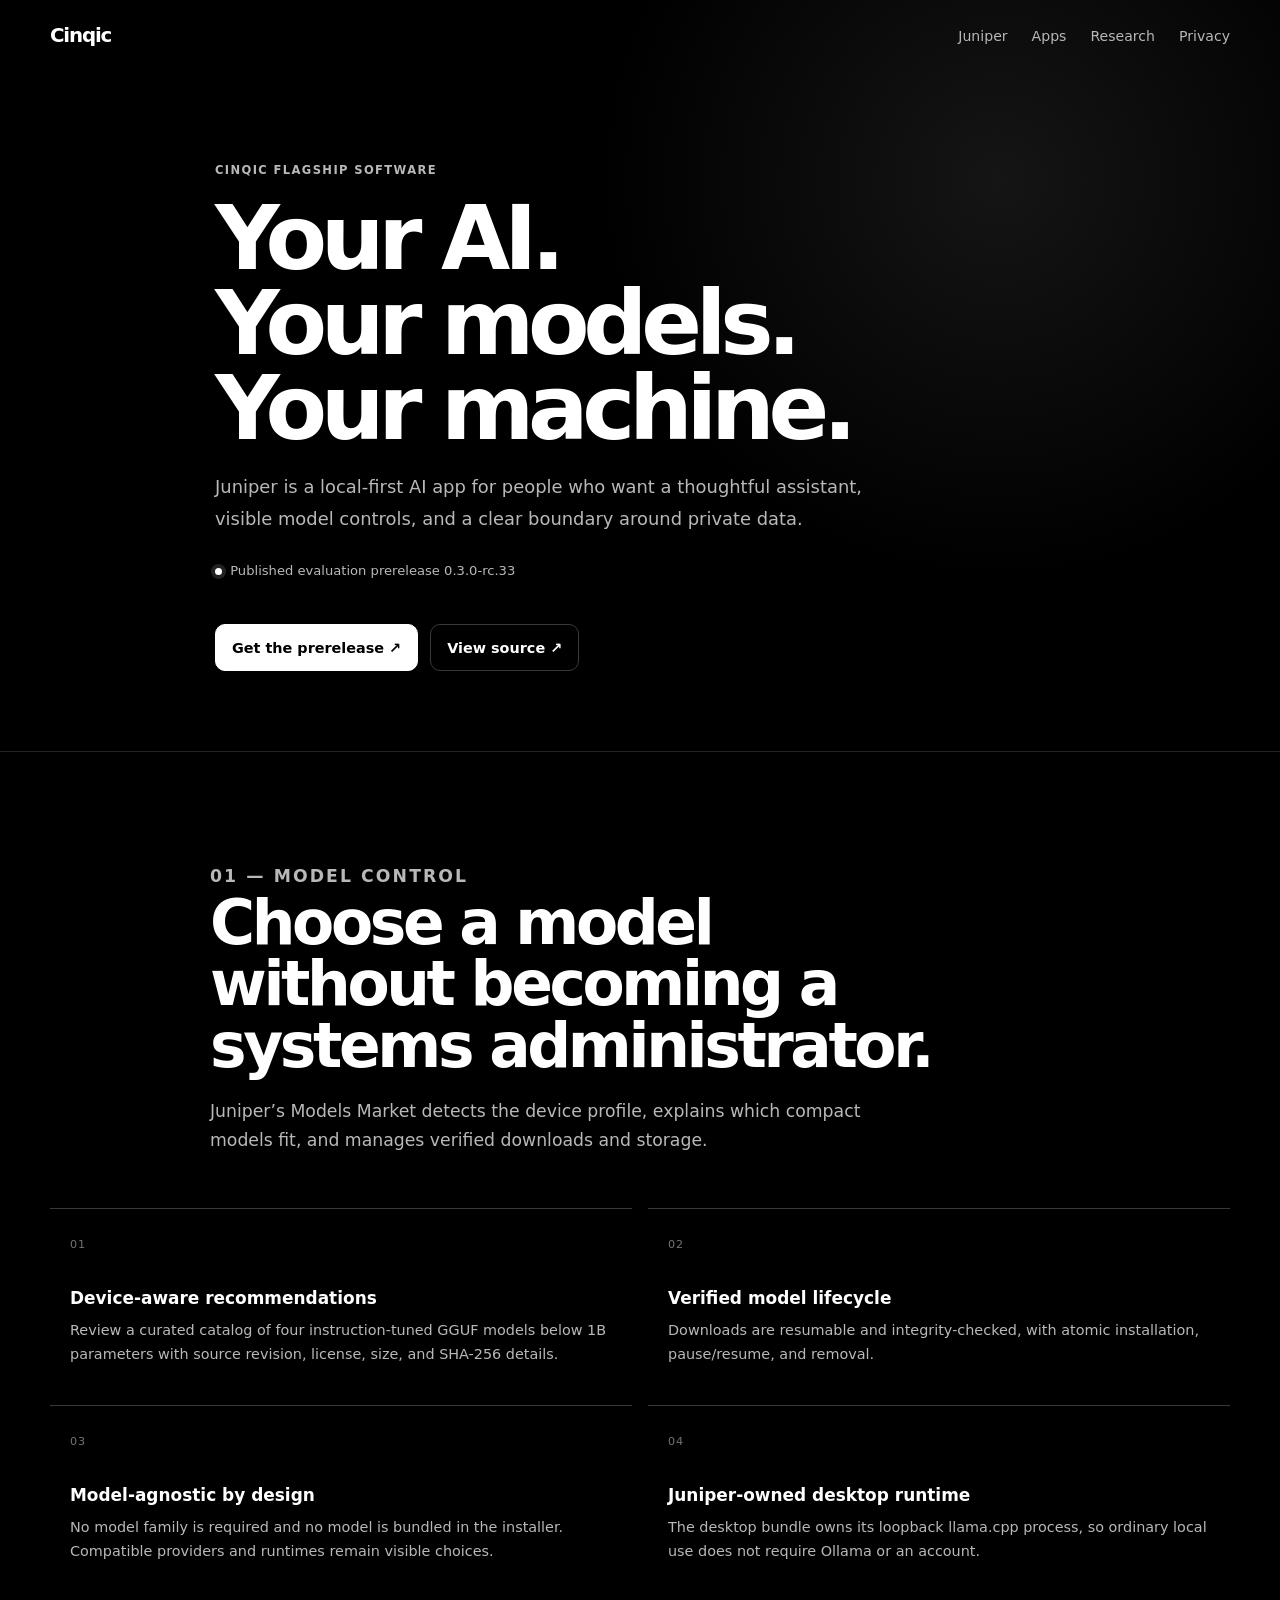
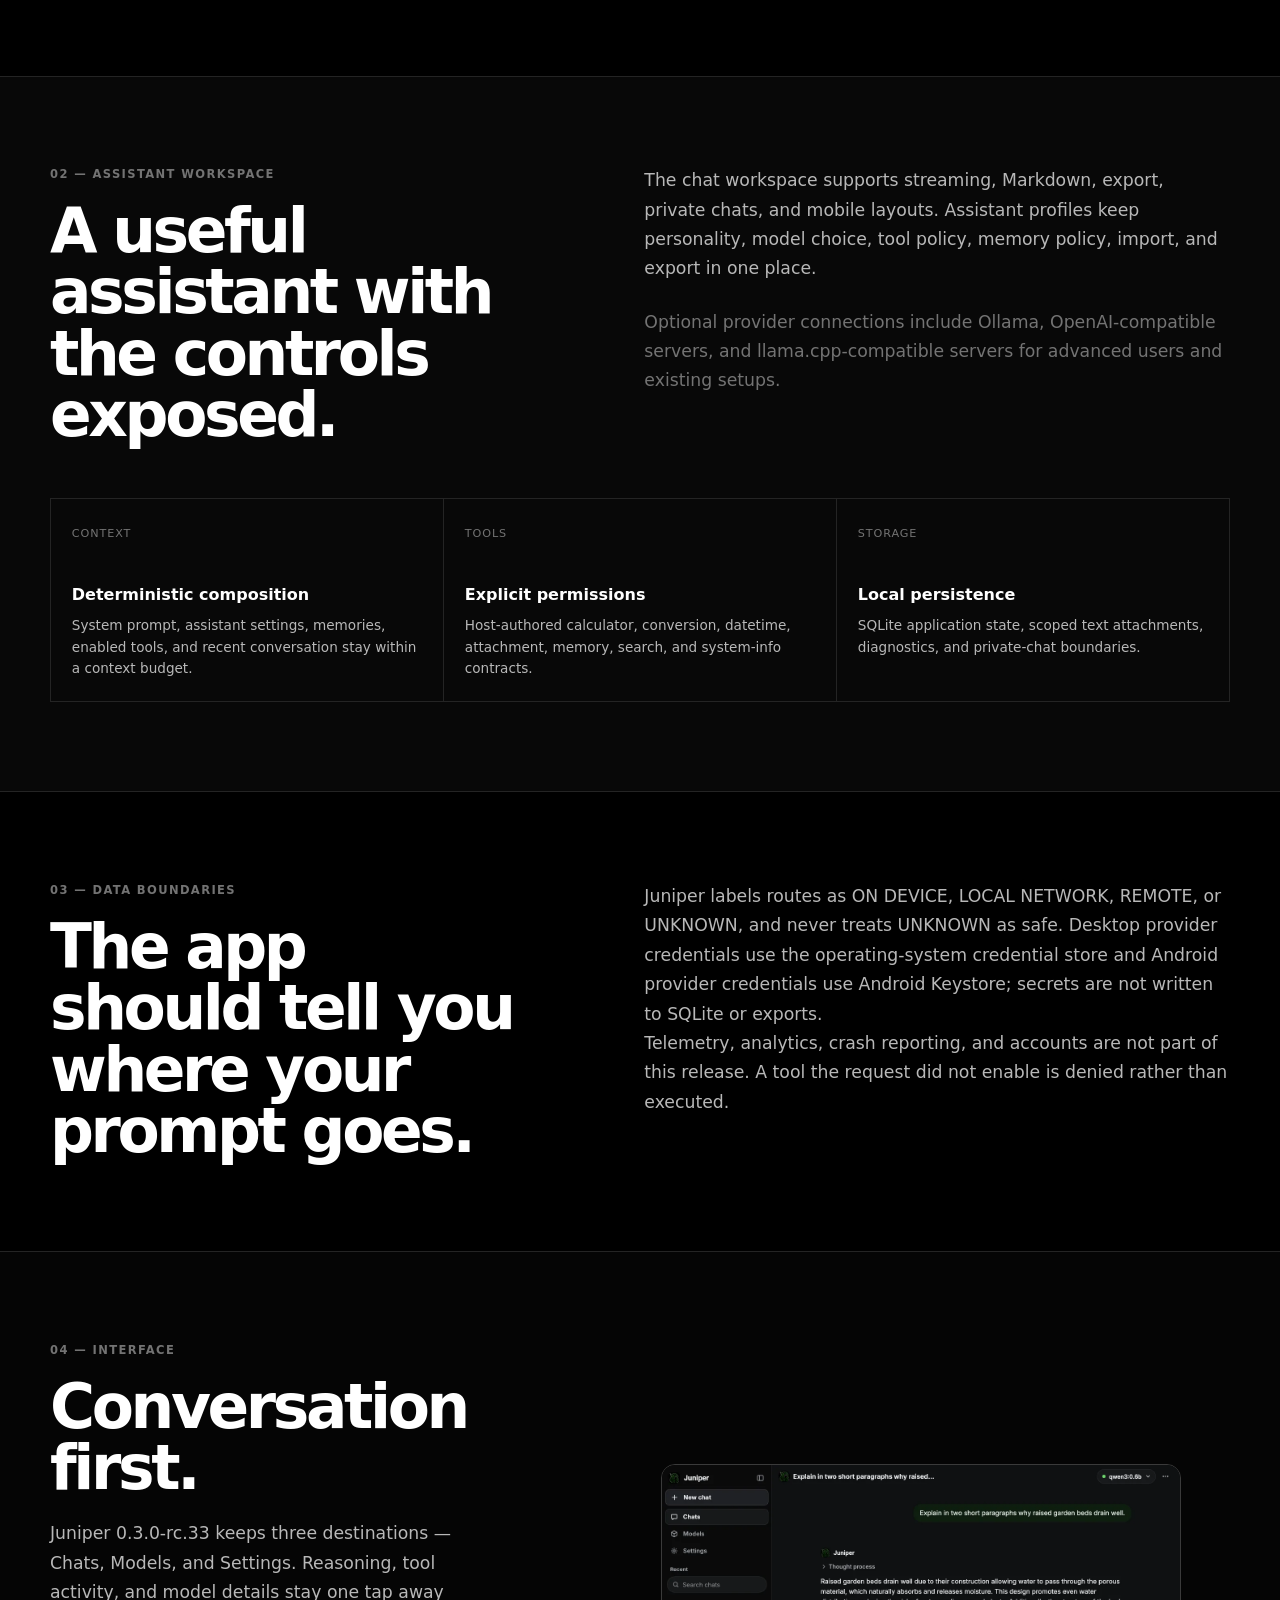
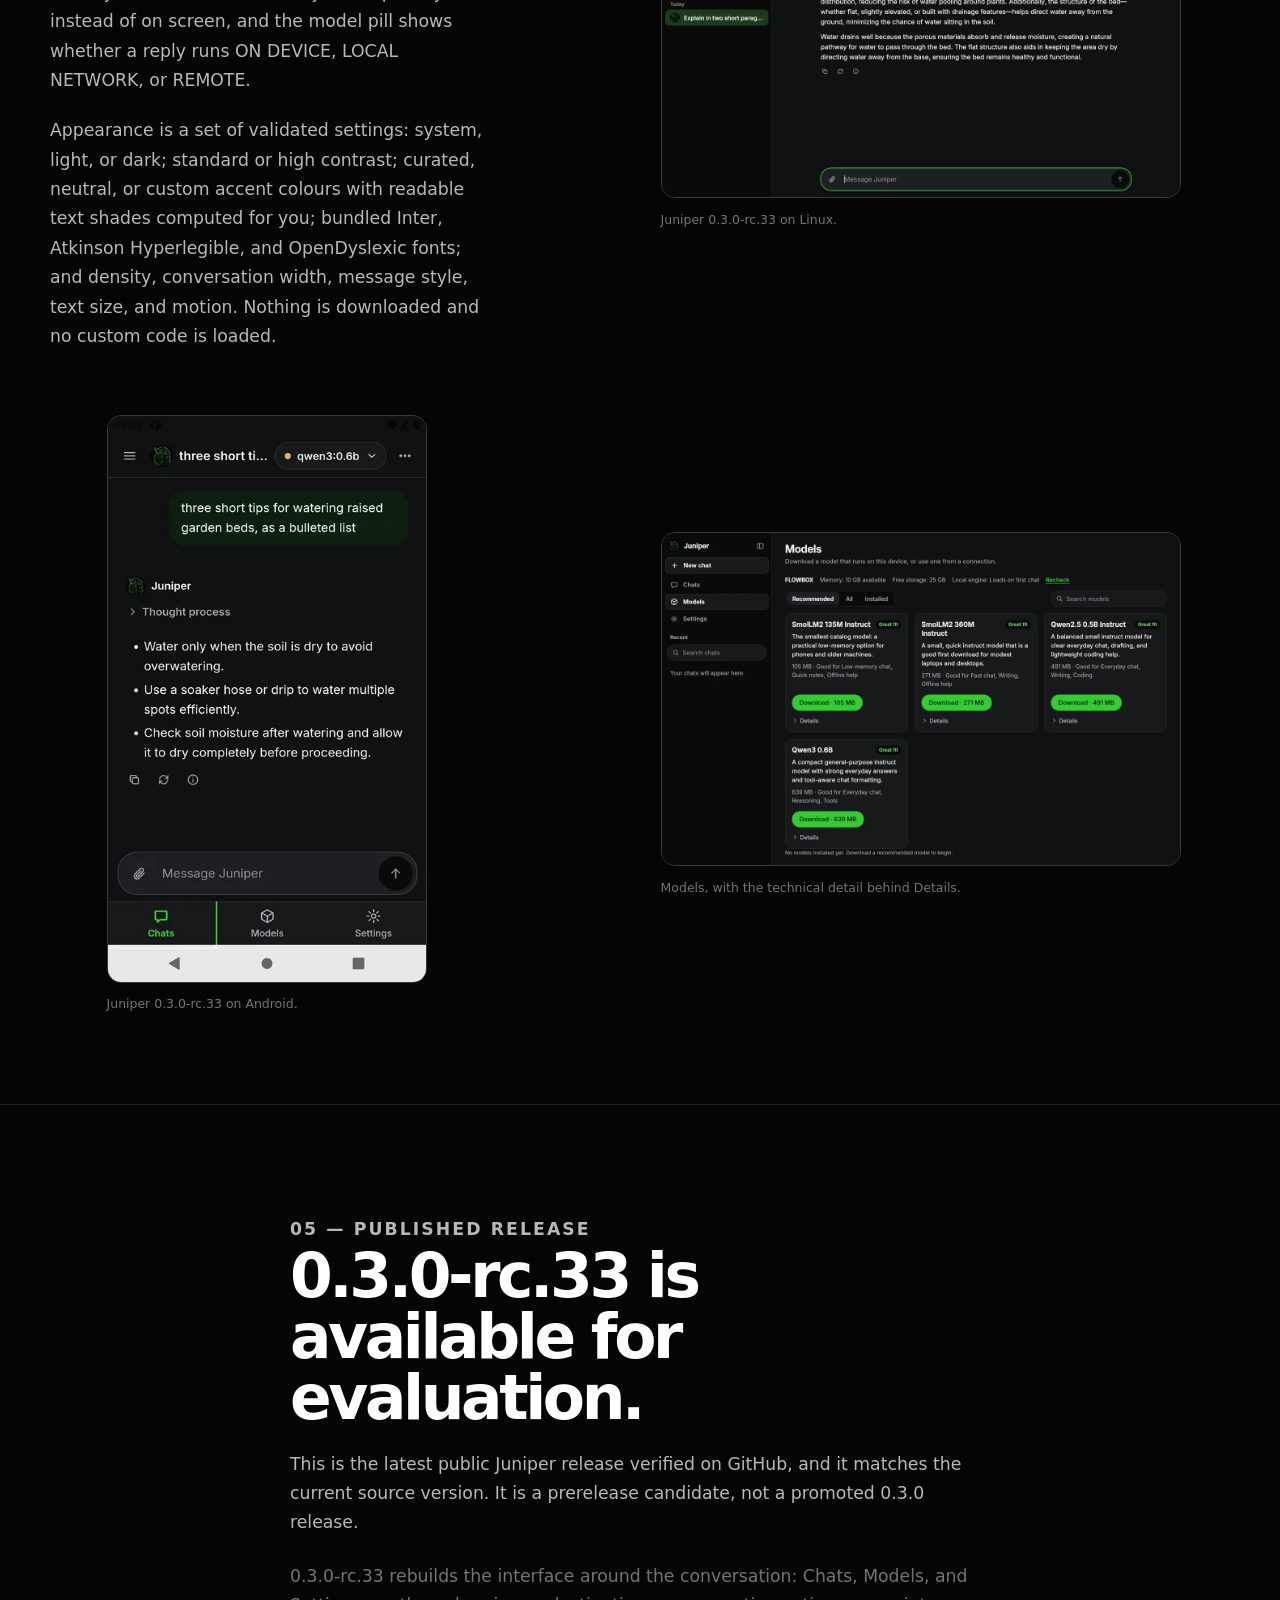
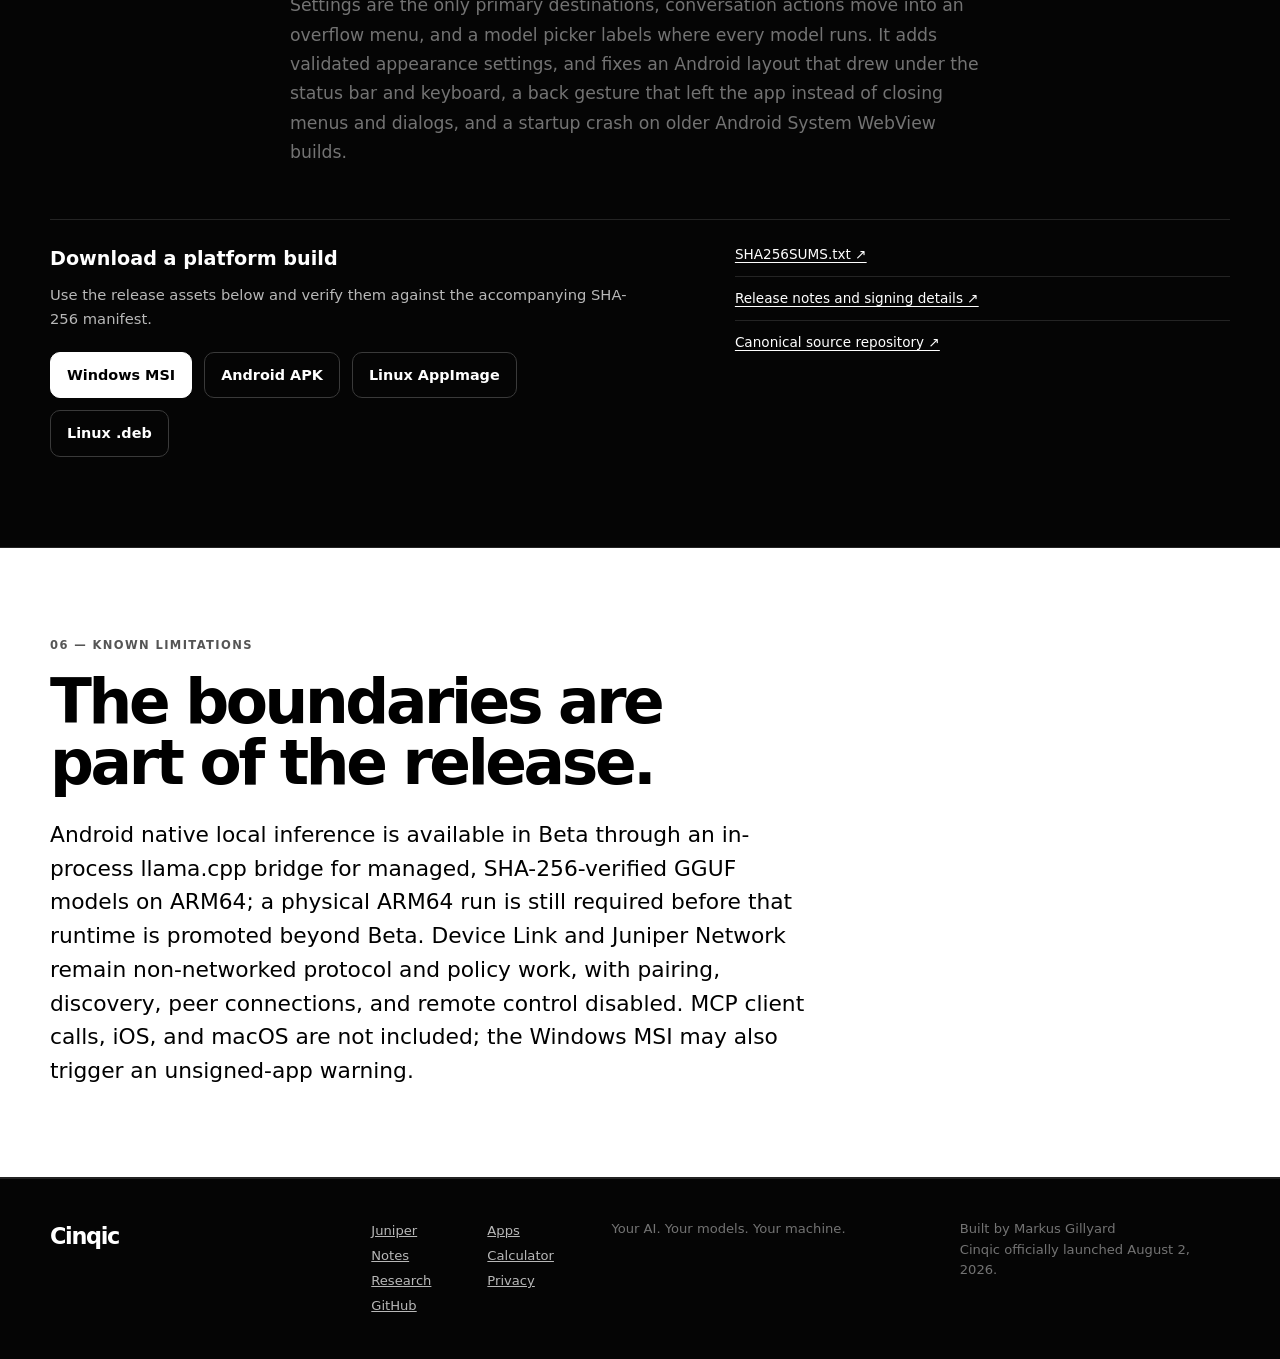
<file: juniper/index.html>
<!doctype html>
<html lang="en">
<head>
  <meta charset="utf-8">
  <meta name="viewport" content="width=device-width,initial-scale=1">
  <meta name="description" content="Juniper is Cinqic's local-first AI app for choosing, managing, and using compatible models with visible controls and clear data boundaries.">
  <meta name="theme-color" content="#000000">
  <link rel="canonical" href="https://cinqic.com/juniper/">
  <meta property="og:title" content="Juniper | Cinqic">
  <meta property="og:description" content="Your AI. Your models. Your machine. A local-first AI app with visible model, provider, tool, and privacy controls.">
  <meta property="og:type" content="website">
  <meta property="og:url" content="https://cinqic.com/juniper/">
  <meta property="og:image" content="https://cinqic.com/assets/img/cinqic-social.svg">
  <meta name="twitter:card" content="summary_large_image">
  <meta name="twitter:title" content="Juniper | Cinqic">
  <meta name="twitter:description" content="A local-first AI app with visible model, provider, tool, and privacy controls.">
  <meta name="twitter:image" content="https://cinqic.com/assets/img/cinqic-social.svg">
  <link rel="icon" href="/favicon.svg" type="image/svg+xml">
  <link rel="manifest" href="/site.webmanifest">
  <link rel="stylesheet" href="/assets/css/site.css">
  <title>Juniper | Cinqic</title>
</head>
<body>
  <a class="skip" href="#main-content">Skip to content</a>
  <header class="site-header" data-header><div class="shell header-inner"><a class="wordmark" href="/" aria-label="Cinqic home">Cinqic</a><button class="menu-button" type="button" aria-expanded="false" aria-controls="site-nav">Menu</button><nav aria-label="Main navigation"><ul class="nav-list" id="site-nav"><li><a href="/juniper/" aria-current="page">Juniper</a></li><li><a href="/apps/">Apps</a></li><li><a href="/research/">Research</a></li><li><a href="/privacy/">Privacy</a></li></ul></nav></div></header>

  <main id="main-content">
    <section class="page-hero page-hero--compact" aria-labelledby="hero-title"><div class="shell prose" data-reveal><p class="eyebrow">Cinqic flagship software</p><h1 id="hero-title">Your AI.<br>Your models.<br>Your machine.</h1><p>Juniper is a local-first AI app for people who want a thoughtful assistant, visible model controls, and a clear boundary around private data.</p><p class="hero-status"><span class="status-dot" aria-hidden="true"></span> Published evaluation prerelease 0.3.0-rc.33</p><div class="button-row"><a class="button primary" href="https://github.com/Cinqic/Juniper-App/releases/tag/v0.3.0-rc.33" rel="noopener noreferrer">Get the prerelease ↗</a><a class="button secondary" href="https://github.com/Cinqic/Juniper-App" rel="noopener noreferrer">View source ↗</a></div></div></section>

    <section class="section" aria-labelledby="control-title"><div class="shell section-heading section-heading--wide" data-reveal><p class="section-index">01 &mdash; Model control</p><h2 id="control-title">Choose a model without becoming a systems administrator.</h2><p>Juniper&rsquo;s Models Market detects the device profile, explains which compact models fit, and manages verified downloads and storage.</p></div><div class="shell feature-grid" data-reveal><article class="feature-card"><span>01</span><h3>Device-aware recommendations</h3><p>Review a curated catalog of four instruction-tuned GGUF models below 1B parameters with source revision, license, size, and SHA-256 details.</p></article><article class="feature-card"><span>02</span><h3>Verified model lifecycle</h3><p>Downloads are resumable and integrity-checked, with atomic installation, pause/resume, and removal.</p></article><article class="feature-card"><span>03</span><h3>Model-agnostic by design</h3><p>No model family is required and no model is bundled in the installer. Compatible providers and runtimes remain visible choices.</p></article><article class="feature-card"><span>04</span><h3>Juniper-owned desktop runtime</h3><p>The desktop bundle owns its loopback llama.cpp process, so ordinary local use does not require Ollama or an account.</p></article></div></section>

    <section class="section section--soft" aria-labelledby="workspace-title"><div class="shell split-layout"><div data-reveal><p class="section-index">02 &mdash; Assistant workspace</p><h2 id="workspace-title">A useful assistant with the controls exposed.</h2></div><div class="intro-copy" data-reveal><p>The chat workspace supports streaming, Markdown, export, private chats, and mobile layouts. Assistant profiles keep personality, model choice, tool policy, memory policy, import, and export in one place.</p><p class="detail-note">Optional provider connections include Ollama, OpenAI-compatible servers, and llama.cpp-compatible servers for advanced users and existing setups.</p></div></div><div class="shell facts-grid" data-reveal><article><span>Context</span><h3>Deterministic composition</h3><p>System prompt, assistant settings, memories, enabled tools, and recent conversation stay within a context budget.</p></article><article><span>Tools</span><h3>Explicit permissions</h3><p>Host-authored calculator, conversion, datetime, attachment, memory, search, and system-info contracts.</p></article><article><span>Storage</span><h3>Local persistence</h3><p>SQLite application state, scoped text attachments, diagnostics, and private-chat boundaries.</p></article></div></section>

    <section class="section" aria-labelledby="boundary-title"><div class="shell split-layout"><div data-reveal><p class="section-index">03 &mdash; Data boundaries</p><h2 id="boundary-title">The app should tell you where your prompt goes.</h2></div><div class="intro-copy" data-reveal><p>Juniper labels routes as ON DEVICE, LOCAL NETWORK, REMOTE, or UNKNOWN, and never treats UNKNOWN as safe. Desktop provider credentials use the operating-system credential store and Android provider credentials use Android Keystore; secrets are not written to SQLite or exports.</p><p>Telemetry, analytics, crash reporting, and accounts are not part of this release. A tool the request did not enable is denied rather than executed.</p></div></div></section>

    <section class="section interface-concept" aria-labelledby="interface-title"><div class="shell interface-concept-layout"><div class="interface-copy" data-reveal><p class="section-index">04 &mdash; Interface</p><h2 id="interface-title">Conversation first.</h2><p>Juniper 0.3.0-rc.33 keeps three destinations &mdash; Chats, Models, and Settings. Reasoning, tool activity, and model details stay one tap away instead of on screen, and the model pill shows whether a reply runs ON DEVICE, LOCAL NETWORK, or REMOTE.</p><p>Appearance is a set of validated settings: system, light, or dark; standard or high contrast; curated, neutral, or custom accent colours with readable text shades computed for you; bundled Inter, Atkinson Hyperlegible, and OpenDyslexic fonts; and density, conversation width, message style, text size, and motion. Nothing is downloaded and no custom code is loaded.</p></div><figure class="interface-figure" data-reveal><div class="interface-image-frame"><img src="/assets/img/juniper/juniper-chat-desktop.webp" width="1280" height="820" loading="lazy" decoding="async" alt="Juniper on Linux in dark mode: a sidebar with New chat, Chats, Models and Settings above one recent chat; a two-paragraph answer about why raised garden beds drain well, under a collapsed Thought process row; a model pill reading qwen3:0.6b."></div><figcaption>Juniper 0.3.0-rc.33 on Linux.</figcaption></figure></div><div class="shell interface-concept-layout" data-reveal style="margin-top:clamp(2rem,6vw,4rem)"><figure class="interface-figure" style="max-width:320px"><div class="interface-image-frame"><img src="/assets/img/juniper/juniper-chat-android.webp" width="432" height="768" loading="lazy" decoding="async" alt="Juniper on Android in dark mode: a question about watering raised garden beds answered with three bullets, a collapsed Thought process row, a bottom bar with Chats, Models and Settings, and a composer reading Message Juniper."></div><figcaption>Juniper 0.3.0-rc.33 on Android.</figcaption></figure><figure class="interface-figure"><div class="interface-image-frame"><img src="/assets/img/juniper/juniper-models-desktop.webp" width="1280" height="820" loading="lazy" decoding="async" alt="Juniper Models screen: device memory and free storage, Recommended, All and Installed filters, and model cards showing size, what each model is good for, fit, and a download button."></div><figcaption>Models, with the technical detail behind Details.</figcaption></figure></div></section>

    <section class="section section--deep" id="download" aria-labelledby="download-title"><div class="shell section-heading" data-reveal><p class="section-index">05 &mdash; Published release</p><h2 id="download-title">0.3.0-rc.33 is available for evaluation.</h2><p>This is the latest public Juniper release verified on GitHub, and it matches the current source version. It is a prerelease candidate, not a promoted 0.3.0 release.</p><p class="detail-note">0.3.0-rc.33 rebuilds the interface around the conversation: Chats, Models, and Settings are the only primary destinations, conversation actions move into an overflow menu, and a model picker labels where every model runs. It adds validated appearance settings, and fixes an Android layout that drew under the status bar and keyboard, a back gesture that left the app instead of closing menus and dialogs, and a startup crash on older Android System WebView builds.</p></div><div class="shell release-panel" data-reveal><div><h3>Download a platform build</h3><p>Use the release assets below and verify them against the accompanying SHA-256 manifest.</p><div class="button-row"><a class="button primary" href="https://github.com/Cinqic/Juniper-App/releases/download/v0.3.0-rc.33/Juniper-0.3.0-rc.33-windows-x86_64.msi" rel="noopener noreferrer">Windows MSI</a><a class="button secondary" href="https://github.com/Cinqic/Juniper-App/releases/download/v0.3.0-rc.33/Juniper-0.3.0-rc.33-android-universal.apk" rel="noopener noreferrer">Android APK</a><a class="button secondary" href="https://github.com/Cinqic/Juniper-App/releases/download/v0.3.0-rc.33/Juniper-0.3.0-rc.33-linux-x86_64.AppImage" rel="noopener noreferrer">Linux AppImage</a><a class="button secondary" href="https://github.com/Cinqic/Juniper-App/releases/download/v0.3.0-rc.33/Juniper-0.3.0-rc.33-linux-x86_64.deb" rel="noopener noreferrer">Linux .deb</a></div></div><ul class="link-list"><li><a href="https://github.com/Cinqic/Juniper-App/releases/download/v0.3.0-rc.33/SHA256SUMS.txt" rel="noopener noreferrer">SHA256SUMS.txt ↗</a></li><li><a href="https://github.com/Cinqic/Juniper-App/releases/tag/v0.3.0-rc.33" rel="noopener noreferrer">Release notes and signing details ↗</a></li><li><a href="https://github.com/Cinqic/Juniper-App" rel="noopener noreferrer">Canonical source repository ↗</a></li></ul></div></section>

    <section class="choice-section" aria-labelledby="limitations-title"><div class="shell" data-reveal><p class="section-index">06 &mdash; Known limitations</p><h2 id="limitations-title">The boundaries are part of the release.</h2><p>Android native local inference is available in Beta through an in-process llama.cpp bridge for managed, SHA-256-verified GGUF models on ARM64; a physical ARM64 run is still required before that runtime is promoted beyond Beta. Device Link and Juniper Network remain non-networked protocol and policy work, with pairing, discovery, peer connections, and remote control disabled. MCP client calls, iOS, and macOS are not included; the Windows MSI may also trigger an unsigned-app warning.</p></div></section>
  </main>

  <footer class="site-footer"><div class="shell footer-grid footer-grid--wide"><p class="footer-wordmark">Cinqic</p><div class="footer-links"><a href="/juniper/">Juniper</a><a href="/apps/">Apps</a><a href="/notes/">Notes</a><a href="/calculator/">Calculator</a><a href="/research/">Research</a><a href="/privacy/">Privacy</a><a href="https://github.com/Cinqic/Juniper-App" rel="noopener noreferrer">GitHub</a></div><p class="footer-note">Your AI. Your models. Your machine.</p><p class="footer-note">Built by Markus Gillyard<br><span data-company-copy></span></p></div></footer>
  <script src="/assets/js/company.js"></script><script src="/assets/js/site.js"></script>
</body>
</html>
</file>
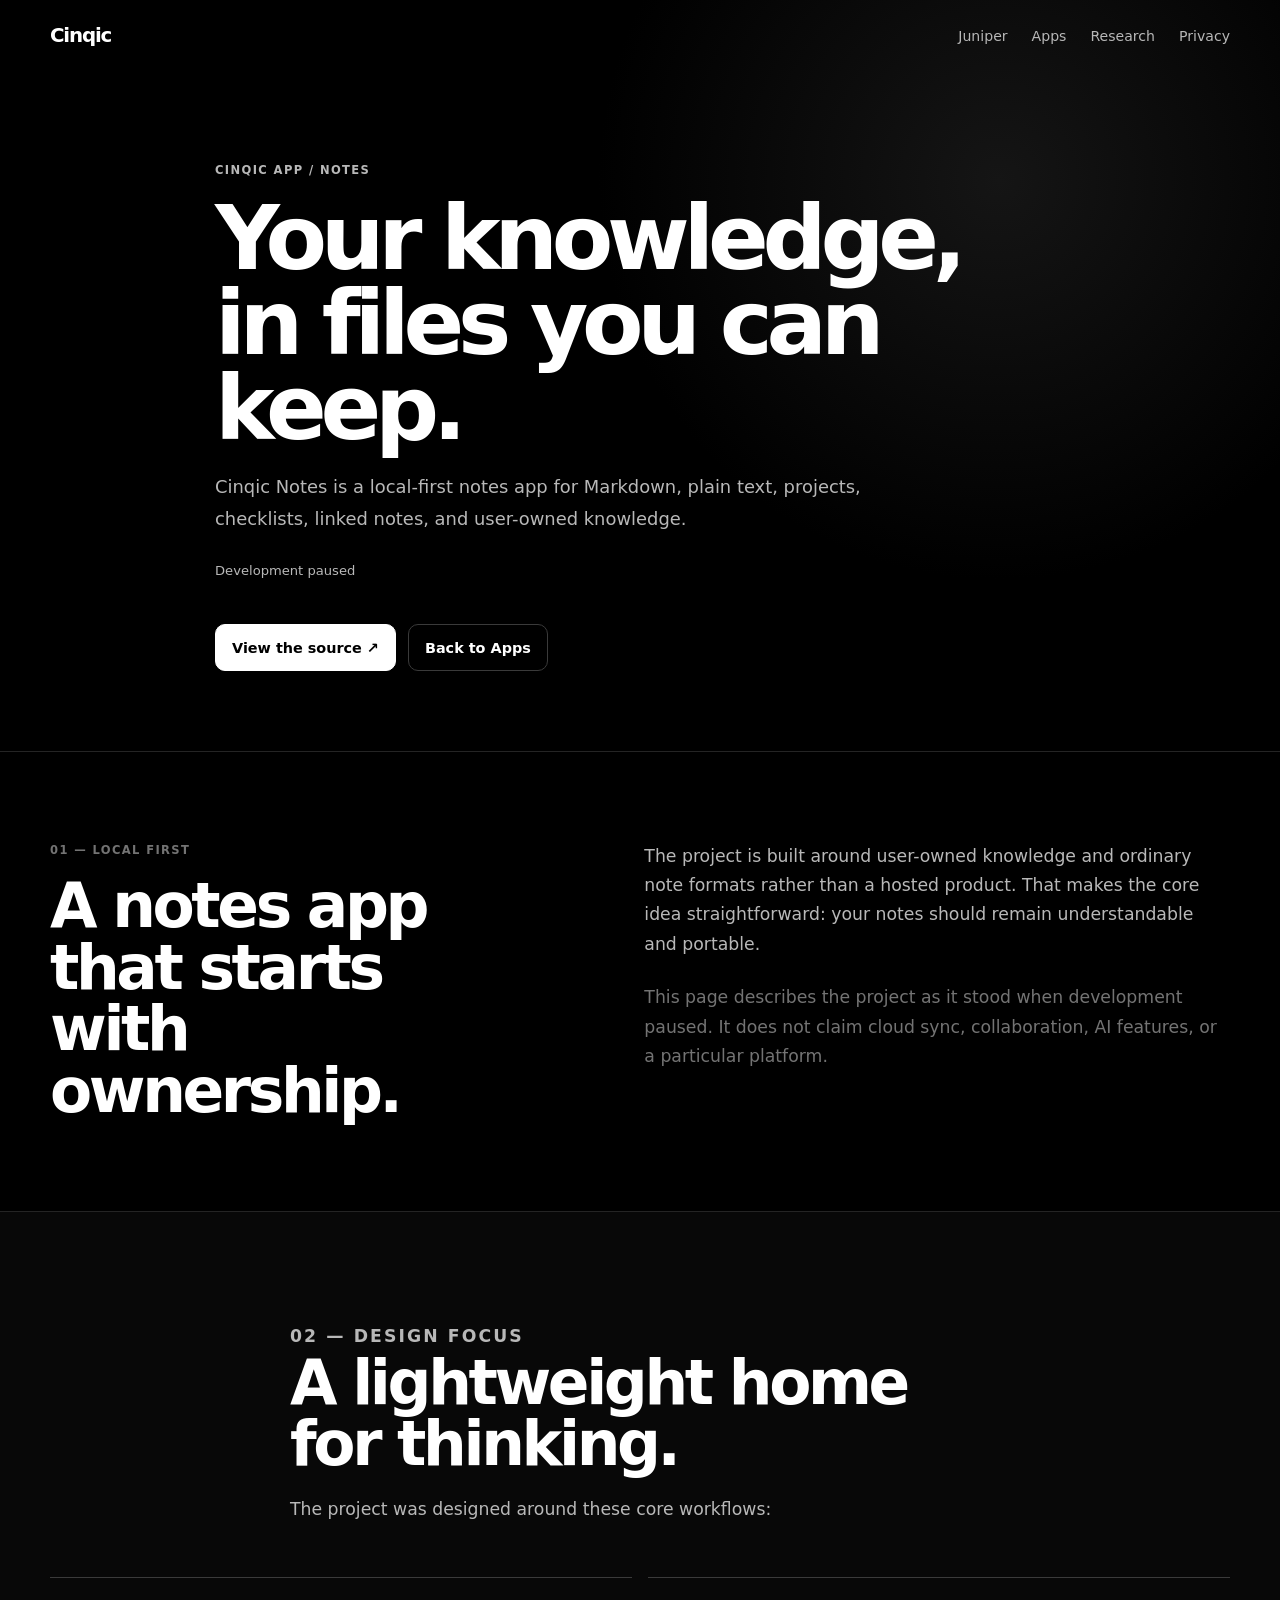
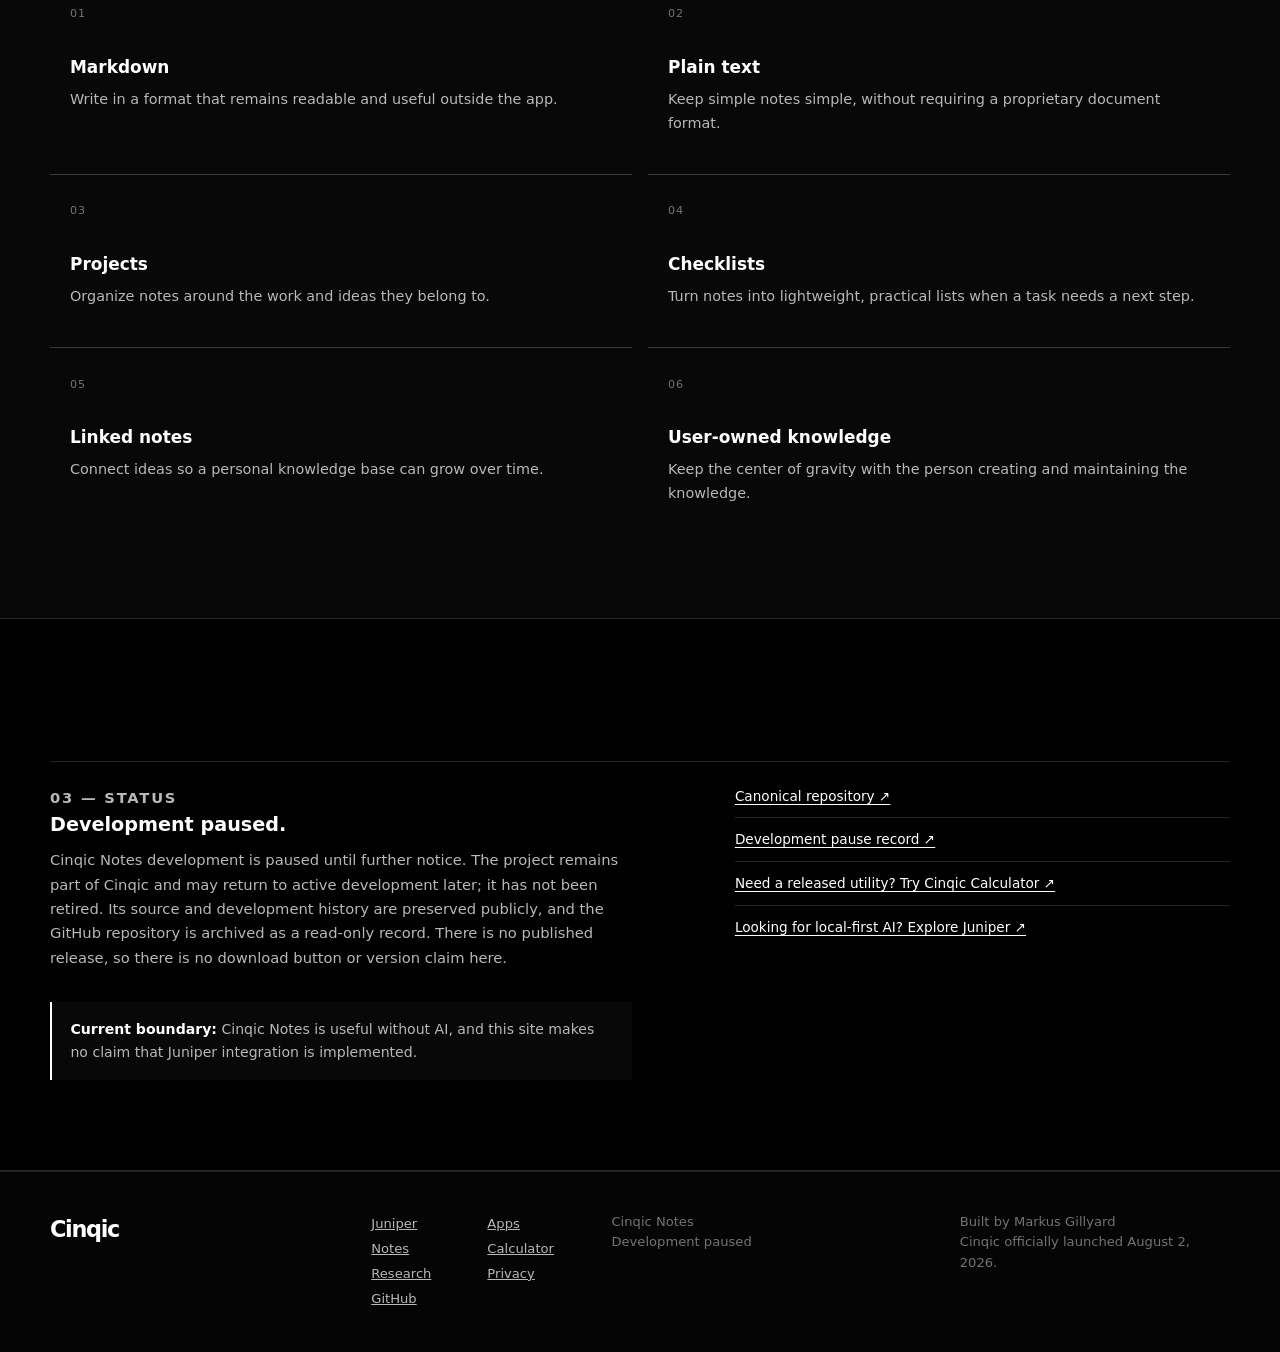
<file: notes/index.html>
<!doctype html>
<html lang="en">
<head>
  <meta charset="utf-8">
  <meta name="viewport" content="width=device-width,initial-scale=1">
  <meta name="description" content="Cinqic Notes is a local-first notes app for Markdown, plain text, projects, checklists, linked notes, and user-owned knowledge. Development is paused until further notice.">
  <meta name="theme-color" content="#000000">
  <link rel="canonical" href="https://cinqic.com/notes/">
  <meta property="og:title" content="Cinqic Notes | Cinqic">
  <meta property="og:description" content="Cinqic Notes is a local-first notes app for Markdown, plain text, projects, checklists, linked notes, and user-owned knowledge. Development is paused until further notice.">
  <meta property="og:type" content="website">
  <meta property="og:url" content="https://cinqic.com/notes/">
  <meta property="og:image" content="https://cinqic.com/assets/img/cinqic-social.svg">
  <meta name="twitter:card" content="summary_large_image">
  <meta name="twitter:title" content="Cinqic Notes | Cinqic">
  <meta name="twitter:description" content="Cinqic Notes is a local-first notes app for Markdown, plain text, projects, checklists, linked notes, and user-owned knowledge. Development is paused until further notice.">
  <meta name="twitter:image" content="https://cinqic.com/assets/img/cinqic-social.svg">
  <link rel="icon" href="/favicon.svg" type="image/svg+xml">
  <link rel="manifest" href="/site.webmanifest">
  <link rel="stylesheet" href="/assets/css/site.css">
  <title>Cinqic Notes | Cinqic</title>
</head>
<body>
  <a class="skip" href="#main-content">Skip to content</a>
  <header class="site-header" data-header><div class="shell header-inner"><a class="wordmark" href="/" aria-label="Cinqic home">Cinqic</a><button class="menu-button" type="button" aria-expanded="false" aria-controls="site-nav">Menu</button><nav aria-label="Main navigation"><ul class="nav-list" id="site-nav"><li><a href="/juniper/">Juniper</a></li><li><a href="/apps/" aria-current="page">Apps</a></li><li><a href="/research/">Research</a></li><li><a href="/privacy/">Privacy</a></li></ul></nav></div></header>

  <main id="main-content">
    <section class="page-hero page-hero--compact" aria-labelledby="hero-title"><div class="shell prose" data-reveal><p class="eyebrow">Cinqic app / notes</p><h1 id="hero-title">Your knowledge, in files you can keep.</h1><p>Cinqic Notes is a local-first notes app for Markdown, plain text, projects, checklists, linked notes, and user-owned knowledge.</p><p class="hero-status">Development paused</p><div class="button-row"><a class="button primary" href="https://github.com/Cinqic/Cinqic-Notes" rel="noopener noreferrer">View the source ↗</a><a class="button secondary" href="/apps/">Back to Apps</a></div></div></section>

    <section class="section" aria-labelledby="local-title"><div class="shell split-layout"><div data-reveal><p class="section-index">01 &mdash; Local first</p><h2 id="local-title">A notes app that starts with ownership.</h2></div><div class="intro-copy" data-reveal><p>The project is built around user-owned knowledge and ordinary note formats rather than a hosted product. That makes the core idea straightforward: your notes should remain understandable and portable.</p><p class="detail-note">This page describes the project as it stood when development paused. It does not claim cloud sync, collaboration, AI features, or a particular platform.</p></div></div></section>

    <section class="section section--soft" aria-labelledby="workflow-title"><div class="shell section-heading" data-reveal><p class="section-index">02 &mdash; Design focus</p><h2 id="workflow-title">A lightweight home for thinking.</h2><p>The project was designed around these core workflows:</p></div><div class="shell feature-grid" data-reveal><article class="feature-card"><span>01</span><h3>Markdown</h3><p>Write in a format that remains readable and useful outside the app.</p></article><article class="feature-card"><span>02</span><h3>Plain text</h3><p>Keep simple notes simple, without requiring a proprietary document format.</p></article><article class="feature-card"><span>03</span><h3>Projects</h3><p>Organize notes around the work and ideas they belong to.</p></article><article class="feature-card"><span>04</span><h3>Checklists</h3><p>Turn notes into lightweight, practical lists when a task needs a next step.</p></article><article class="feature-card"><span>05</span><h3>Linked notes</h3><p>Connect ideas so a personal knowledge base can grow over time.</p></article><article class="feature-card"><span>06</span><h3>User-owned knowledge</h3><p>Keep the center of gravity with the person creating and maintaining the knowledge.</p></article></div></section>

    <section class="section" aria-labelledby="status-title"><div class="shell release-panel"><div data-reveal><p class="section-index">03 &mdash; Status</p><h3 id="status-title">Development paused.</h3><p>Cinqic Notes development is paused until further notice. The project remains part of Cinqic and may return to active development later; it has not been retired. Its source and development history are preserved publicly, and the GitHub repository is archived as a read-only record. There is no published release, so there is no download button or version claim here.</p><div class="callout"><strong>Current boundary:</strong> Cinqic Notes is useful without AI, and this site makes no claim that Juniper integration is implemented.</div></div><div data-reveal><ul class="link-list"><li><a href="https://github.com/Cinqic/Cinqic-Notes" rel="noopener noreferrer">Canonical repository ↗</a></li><li><a href="https://github.com/Cinqic/Cinqic-Notes/blob/main/PAUSED.md" rel="noopener noreferrer">Development pause record ↗</a></li><li><a href="/calculator/">Need a released utility? Try Cinqic Calculator ↗</a></li><li><a href="/juniper/">Looking for local-first AI? Explore Juniper ↗</a></li></ul></div></div></section>
  </main>

  <footer class="site-footer"><div class="shell footer-grid footer-grid--wide"><p class="footer-wordmark">Cinqic</p><div class="footer-links"><a href="/juniper/">Juniper</a><a href="/apps/">Apps</a><a href="/notes/">Notes</a><a href="/calculator/">Calculator</a><a href="/research/">Research</a><a href="/privacy/">Privacy</a><a href="https://github.com/Cinqic/cinqic.com" rel="noopener noreferrer">GitHub</a></div><p class="footer-note">Cinqic Notes<br>Development paused</p><p class="footer-note">Built by Markus Gillyard<br><span data-company-copy></span></p></div></footer>
  <script src="/assets/js/company.js"></script><script src="/assets/js/site.js"></script>
</body>
</html>
</file>
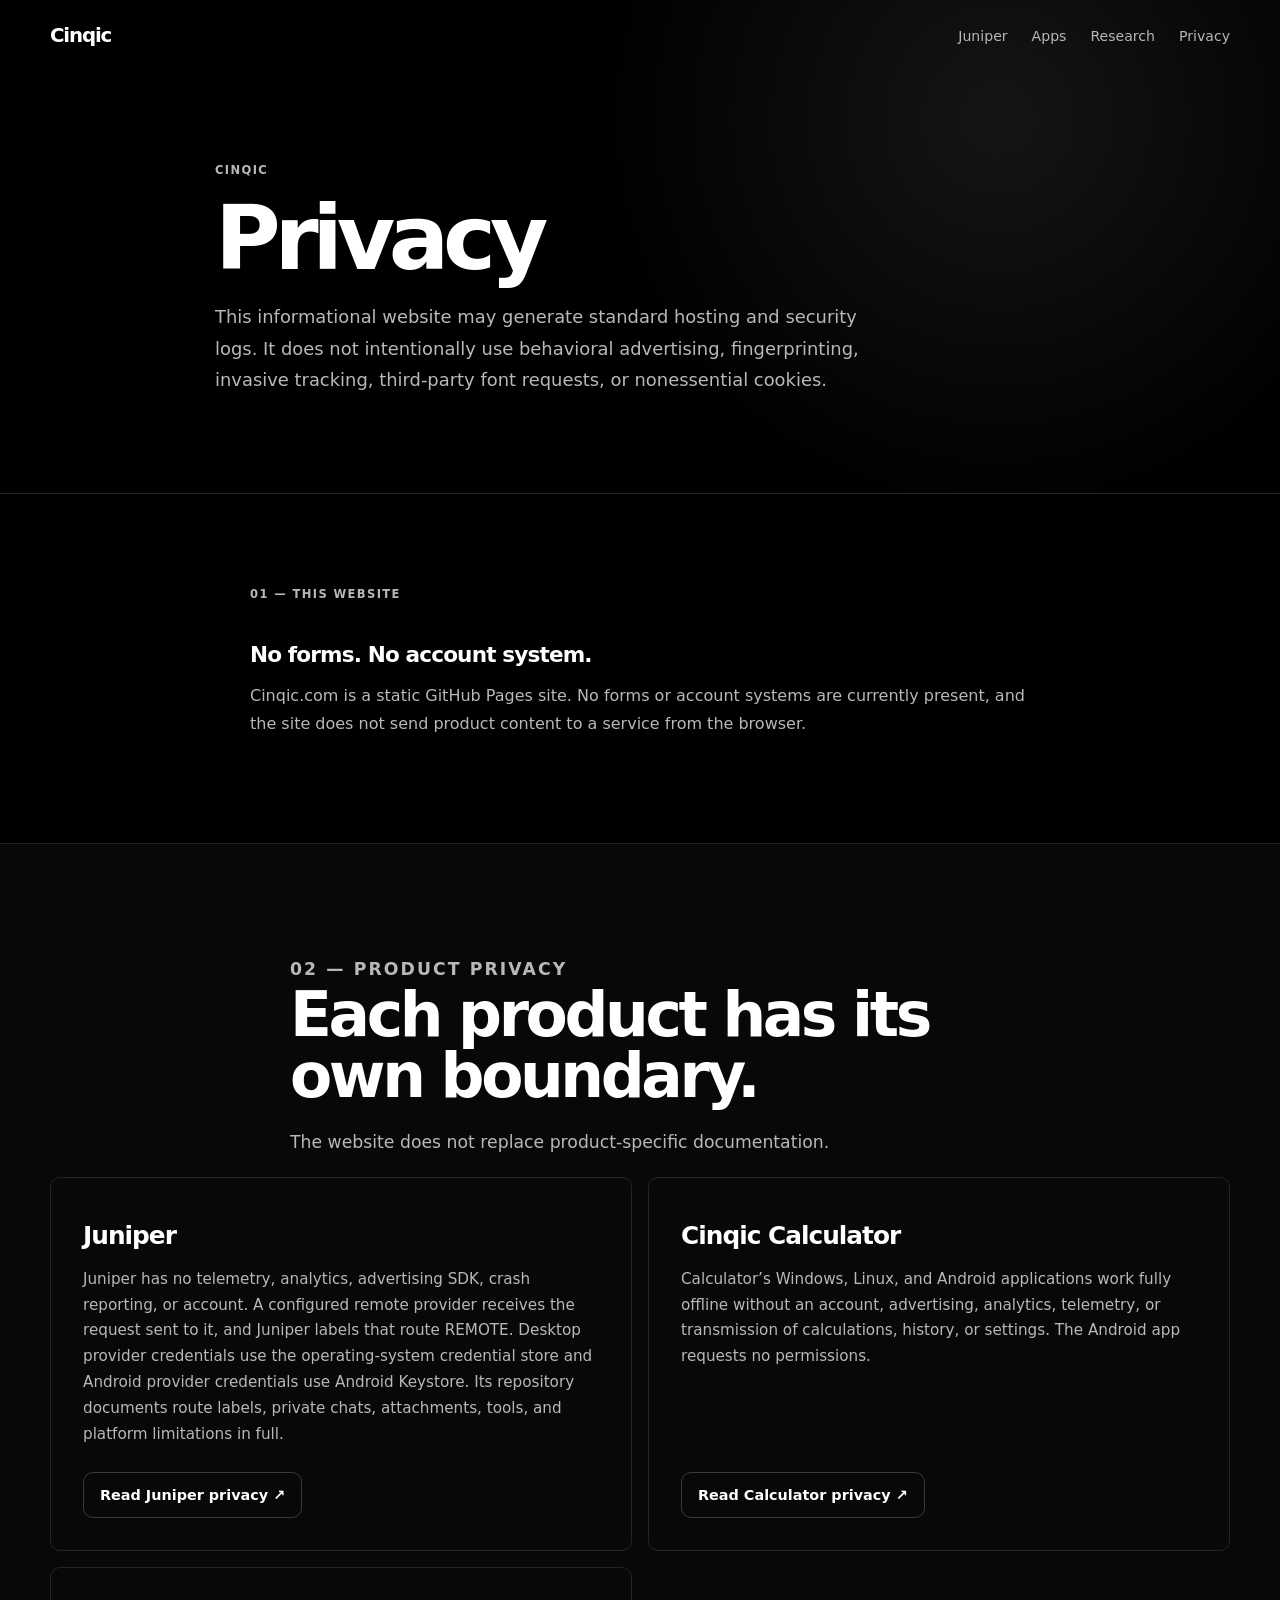
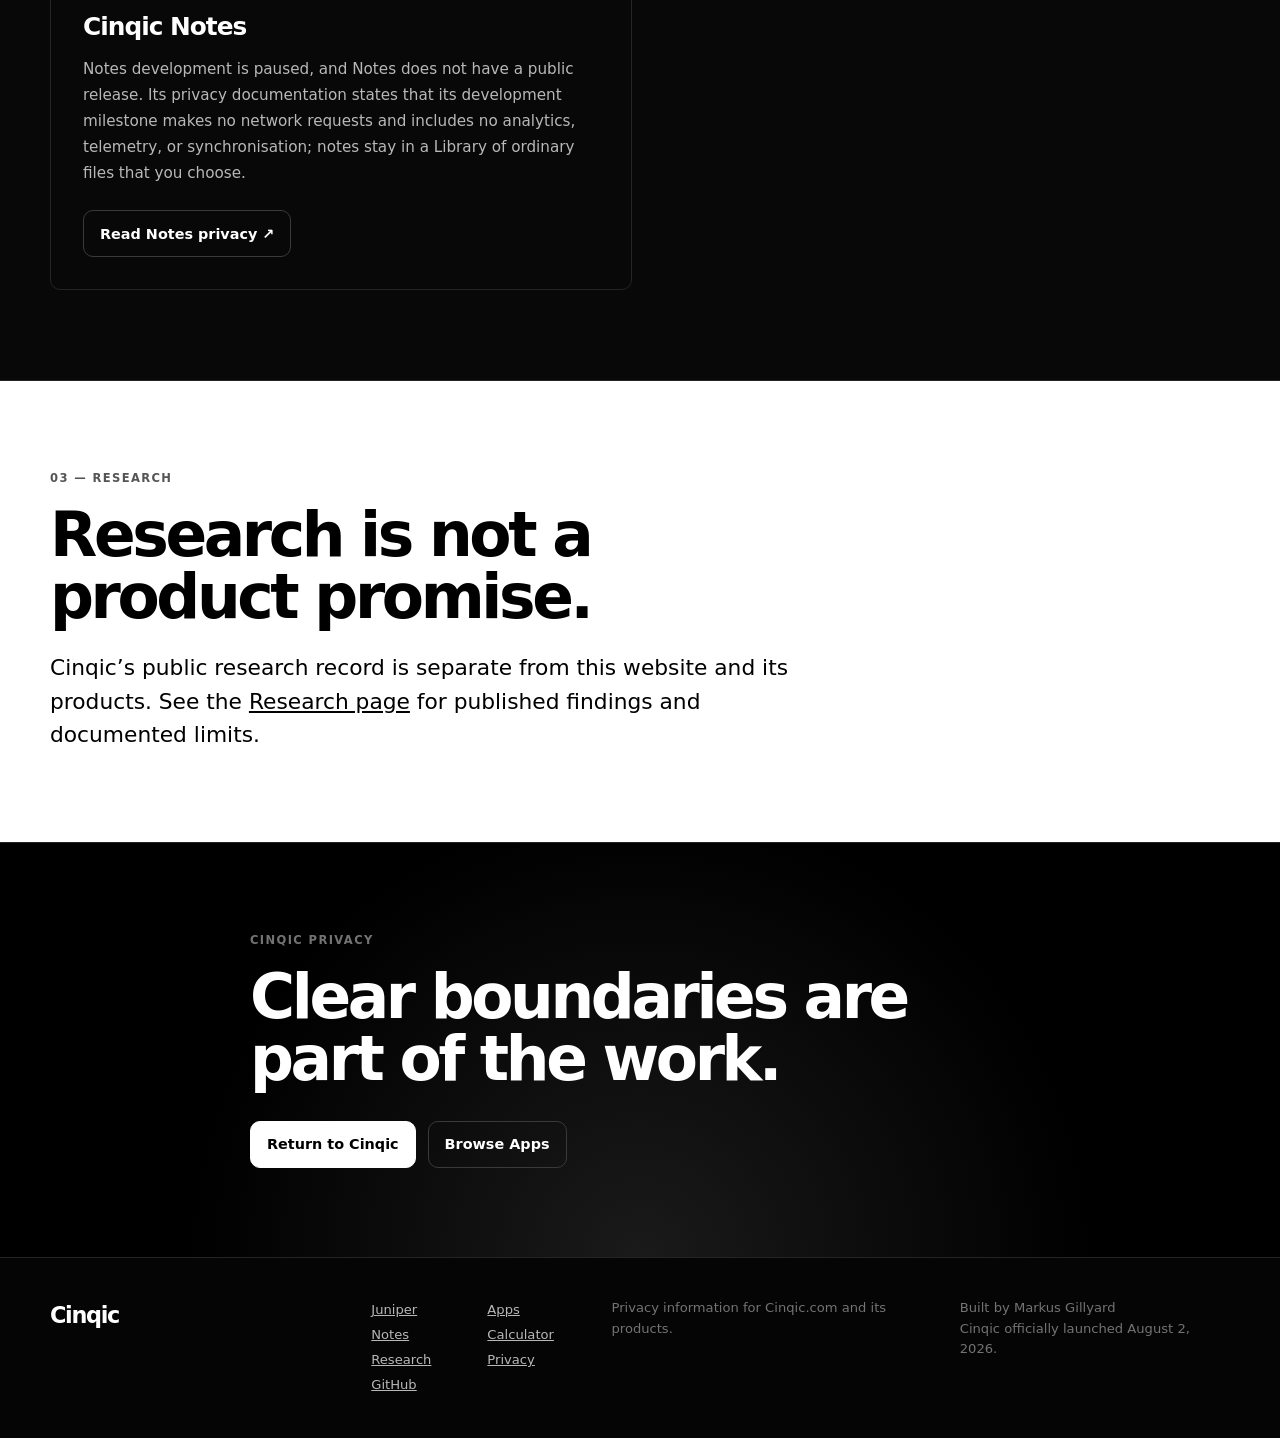
<file: privacy/index.html>
<!doctype html>
<html lang="en">
<head>
  <meta charset="utf-8">
  <meta name="viewport" content="width=device-width,initial-scale=1">
  <meta name="description" content="Privacy information for the Cinqic website and links to product-specific privacy documentation.">
  <meta name="theme-color" content="#000000">
  <link rel="canonical" href="https://cinqic.com/privacy/">
  <meta property="og:title" content="Privacy | Cinqic">
  <meta property="og:description" content="Privacy information for the Cinqic website and product documentation.">
  <meta property="og:type" content="article">
  <meta property="og:url" content="https://cinqic.com/privacy/">
  <meta property="og:image" content="https://cinqic.com/assets/img/cinqic-social.svg">
  <meta name="twitter:card" content="summary">
  <meta name="twitter:title" content="Privacy | Cinqic">
  <meta name="twitter:description" content="Privacy information for the Cinqic website and product documentation.">
  <meta name="twitter:image" content="https://cinqic.com/assets/img/cinqic-social.svg">
  <link rel="icon" href="/favicon.svg" type="image/svg+xml">
  <link rel="manifest" href="/site.webmanifest">
  <link rel="stylesheet" href="/assets/css/site.css">
  <title>Privacy | Cinqic</title>
</head>
<body>
  <a class="skip" href="#main-content">Skip to content</a>
  <header class="site-header" data-header><div class="shell header-inner"><a class="wordmark" href="/" aria-label="Cinqic home">Cinqic</a><button class="menu-button" type="button" aria-expanded="false" aria-controls="site-nav">Menu</button><nav aria-label="Main navigation"><ul class="nav-list" id="site-nav"><li><a href="/juniper/">Juniper</a></li><li><a href="/apps/">Apps</a></li><li><a href="/research/">Research</a></li><li><a href="/privacy/" aria-current="page">Privacy</a></li></ul></nav></div></header>

  <main id="main-content">
    <section class="page-hero page-hero--compact" aria-labelledby="hero-title"><div class="shell prose" data-reveal><p class="eyebrow">Cinqic</p><h1 id="hero-title">Privacy</h1><p>This informational website may generate standard hosting and security logs. It does not intentionally use behavioral advertising, fingerprinting, invasive tracking, third-party font requests, or nonessential cookies.</p></div></section>
    <section class="section" aria-labelledby="site-title"><div class="shell prose" data-reveal><p class="section-index">01 &mdash; This website</p><h2 id="site-title">No forms. No account system.</h2><p>Cinqic.com is a static GitHub Pages site. No forms or account systems are currently present, and the site does not send product content to a service from the browser.</p></div></section>
    <section class="section section--soft" aria-labelledby="products-title"><div class="shell section-heading" data-reveal><p class="section-index">02 &mdash; Product privacy</p><h2 id="products-title">Each product has its own boundary.</h2><p>The website does not replace product-specific documentation.</p></div><div class="shell app-grid" data-reveal><article class="app-card"><h3>Juniper</h3><p>Juniper has no telemetry, analytics, advertising SDK, crash reporting, or account. A configured remote provider receives the request sent to it, and Juniper labels that route REMOTE. Desktop provider credentials use the operating-system credential store and Android provider credentials use Android Keystore. Its repository documents route labels, private chats, attachments, tools, and platform limitations in full.</p><div class="button-row"><a class="button secondary" href="https://github.com/Cinqic/Juniper-App/blob/main/PRIVACY.md" rel="noopener noreferrer">Read Juniper privacy ↗</a></div></article><article class="app-card"><h3>Cinqic Calculator</h3><p>Calculator&rsquo;s Windows, Linux, and Android applications work fully offline without an account, advertising, analytics, telemetry, or transmission of calculations, history, or settings. The Android app requests no permissions.</p><div class="button-row"><a class="button secondary" href="https://github.com/Cinqic/Cinqic-Calculator/blob/main/PRIVACY.md" rel="noopener noreferrer">Read Calculator privacy ↗</a></div></article><article class="app-card"><h3>Cinqic Notes</h3><p>Notes development is paused, and Notes does not have a public release. Its privacy documentation states that its development milestone makes no network requests and includes no analytics, telemetry, or synchronisation; notes stay in a Library of ordinary files that you choose.</p><div class="button-row"><a class="button secondary" href="https://github.com/Cinqic/Cinqic-Notes/blob/main/PRIVACY.md" rel="noopener noreferrer">Read Notes privacy ↗</a></div></article></div></section>
    <section class="choice-section" aria-labelledby="research-title"><div class="shell" data-reveal><p class="section-index">03 &mdash; Research</p><h2 id="research-title">Research is not a product promise.</h2><p>Cinqic&rsquo;s public research record is separate from this website and its products. See the <a href="/research/">Research page</a> for published findings and documented limits.</p></div></section>
    <section class="closing" aria-labelledby="closing-title"><div class="shell closing-inner" data-reveal><p class="eyebrow">Cinqic privacy</p><h2 id="closing-title">Clear boundaries are part of the work.</h2><div class="button-row"><a class="button primary" href="/">Return to Cinqic</a><a class="button secondary" href="/apps/">Browse Apps</a></div></div></section>
  </main>

  <footer class="site-footer"><div class="shell footer-grid footer-grid--wide"><p class="footer-wordmark">Cinqic</p><div class="footer-links"><a href="/juniper/">Juniper</a><a href="/apps/">Apps</a><a href="/notes/">Notes</a><a href="/calculator/">Calculator</a><a href="/research/">Research</a><a href="/privacy/">Privacy</a><a href="https://github.com/Cinqic/cinqic.com" rel="noopener noreferrer">GitHub</a></div><p class="footer-note">Privacy information for Cinqic.com and its products.</p><p class="footer-note">Built by Markus Gillyard<br><span data-company-copy></span></p></div></footer>
  <script src="/assets/js/company.js"></script><script src="/assets/js/site.js"></script>
</body>
</html>
</file>
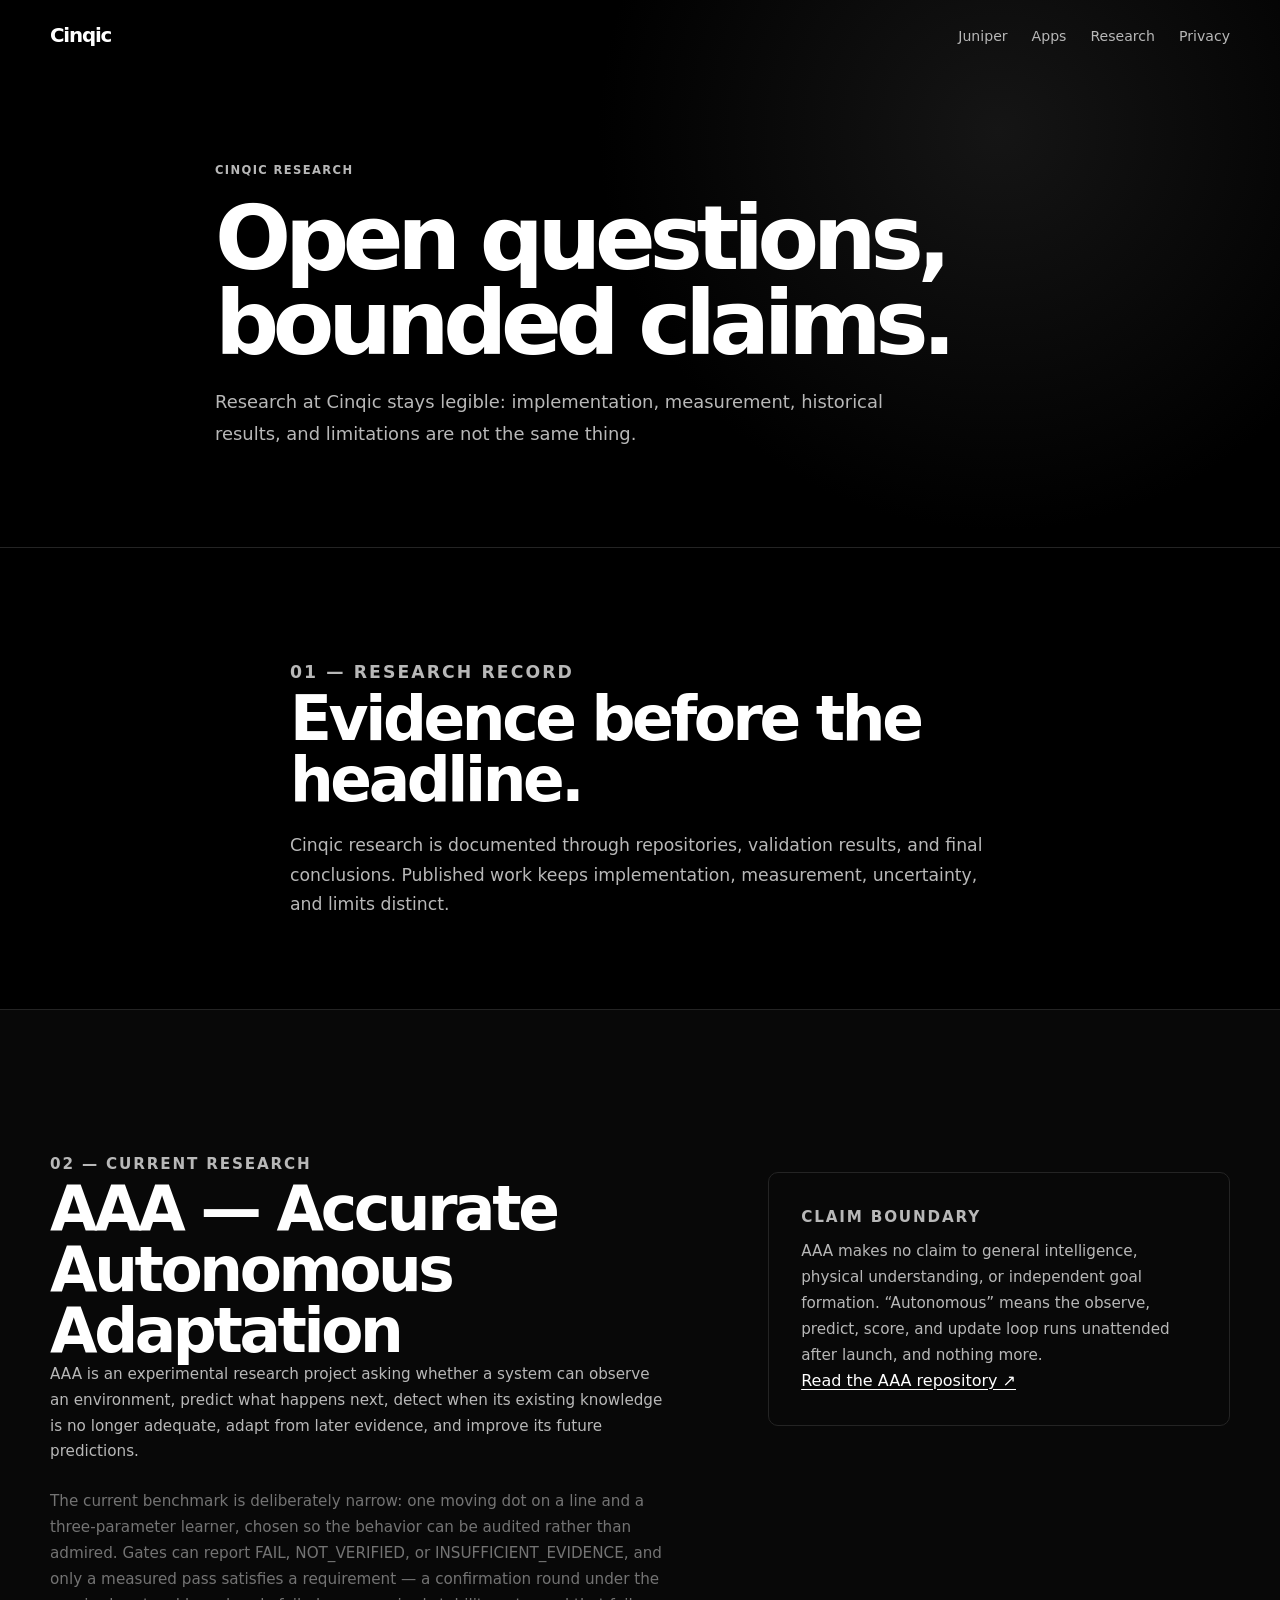
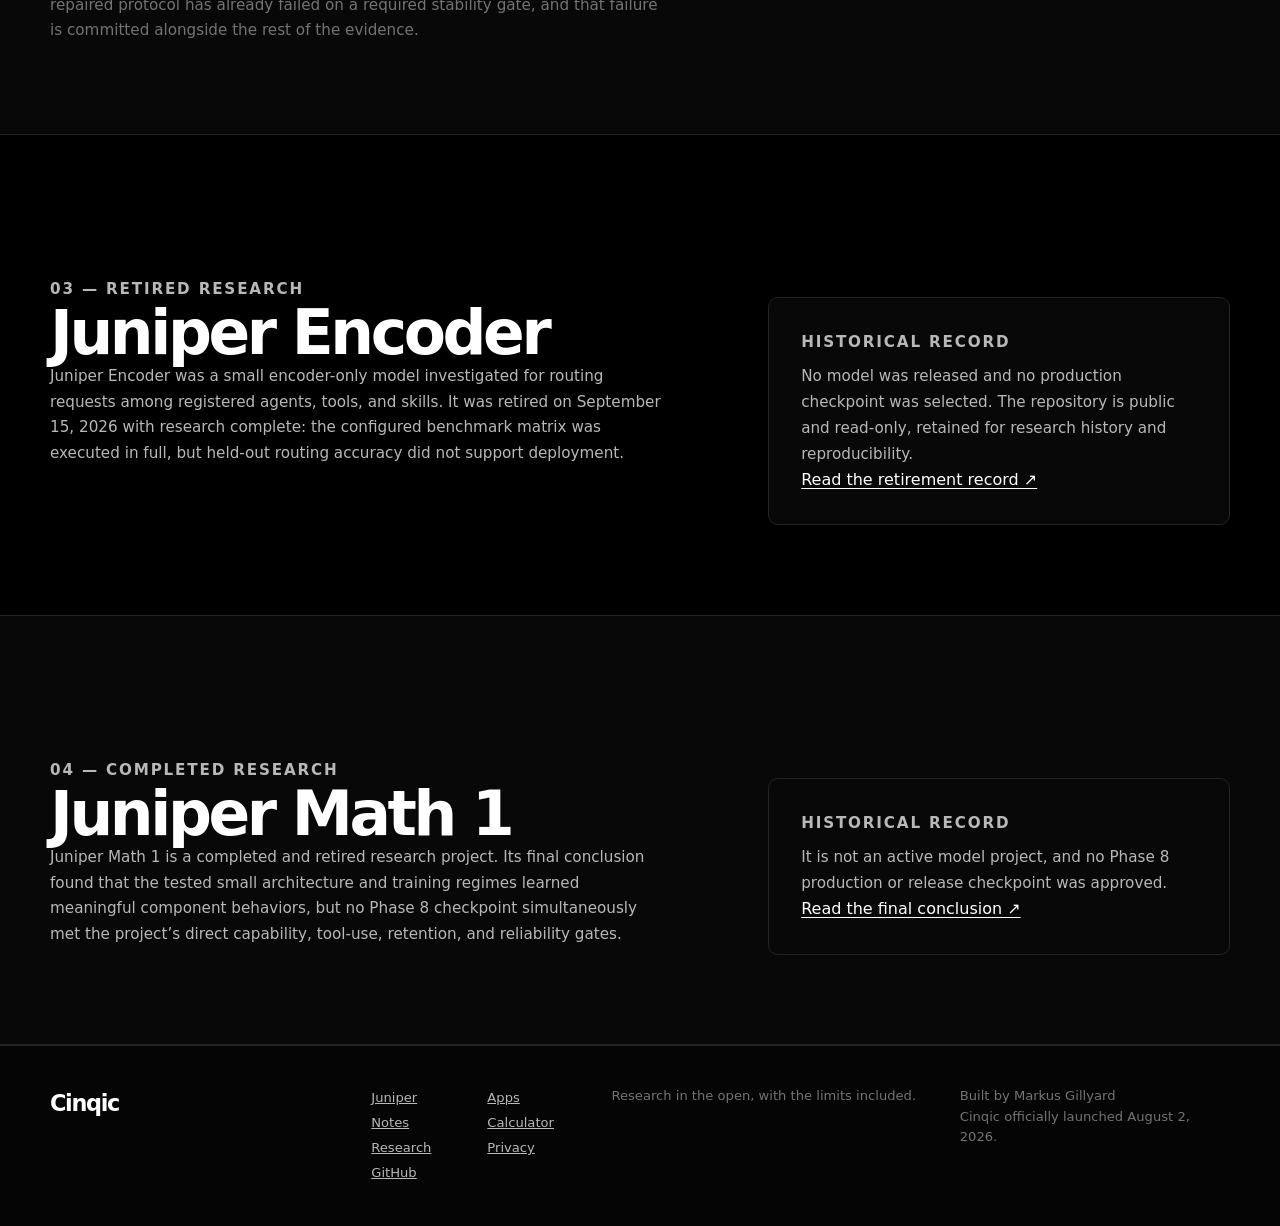
<file: research/index.html>
<!doctype html>
<html lang="en">
<head>
  <meta charset="utf-8">
  <meta name="viewport" content="width=device-width,initial-scale=1">
  <meta name="description" content="Cinqic Research records public experiments, completed work, evidence, and the limits of its claims.">
  <meta name="theme-color" content="#000000">
  <link rel="canonical" href="https://cinqic.com/research/">
  <meta property="og:title" content="Research | Cinqic">
  <meta property="og:description" content="Explore Cinqic's public research record, completed experiments, and lessons.">
  <meta property="og:type" content="website">
  <meta property="og:url" content="https://cinqic.com/research/">
  <meta property="og:image" content="https://cinqic.com/assets/img/cinqic-social.svg">
  <meta name="twitter:card" content="summary_large_image">
  <meta name="twitter:title" content="Research | Cinqic">
  <meta name="twitter:description" content="Explore Cinqic's public research record, completed experiments, and lessons.">
  <meta name="twitter:image" content="https://cinqic.com/assets/img/cinqic-social.svg">
  <link rel="icon" href="/favicon.svg" type="image/svg+xml">
  <link rel="manifest" href="/site.webmanifest">
  <link rel="stylesheet" href="/assets/css/site.css">
  <title>Research | Cinqic</title>
</head>
<body>
  <a class="skip" href="#main-content">Skip to content</a>
  <header class="site-header" data-header><div class="shell header-inner"><a class="wordmark" href="/" aria-label="Cinqic home">Cinqic</a><button class="menu-button" type="button" aria-expanded="false" aria-controls="site-nav">Menu</button><nav aria-label="Main navigation"><ul class="nav-list" id="site-nav"><li><a href="/juniper/">Juniper</a></li><li><a href="/apps/">Apps</a></li><li><a href="/research/" aria-current="page">Research</a></li><li><a href="/privacy/">Privacy</a></li></ul></nav></div></header>

  <main id="main-content">
    <section class="page-hero page-hero--compact" aria-labelledby="hero-title"><div class="shell prose" data-reveal><p class="eyebrow">Cinqic research</p><h1 id="hero-title">Open questions, bounded claims.</h1><p>Research at Cinqic stays legible: implementation, measurement, historical results, and limitations are not the same thing.</p></div></section>

    <section class="section" aria-labelledby="record-title"><div class="shell section-heading" data-reveal><p class="section-index">01 &mdash; Research record</p><h2 id="record-title">Evidence before the headline.</h2><p>Cinqic research is documented through repositories, validation results, and final conclusions. Published work keeps implementation, measurement, uncertainty, and limits distinct.</p></div></section>

    <section class="section section--soft" aria-labelledby="current-title"><div class="shell research-detail"><div data-reveal><p class="section-index">02 &mdash; Current research</p><h2 id="current-title">AAA &mdash; Accurate Autonomous Adaptation</h2><p>AAA is an experimental research project asking whether a system can observe an environment, predict what happens next, detect when its existing knowledge is no longer adequate, adapt from later evidence, and improve its future predictions.</p><p class="detail-note">The current benchmark is deliberately narrow: one moving dot on a line and a three-parameter learner, chosen so the behavior can be audited rather than admired. Gates can report FAIL, NOT_VERIFIED, or INSUFFICIENT_EVIDENCE, and only a measured pass satisfies a requirement &mdash; a confirmation round under the repaired protocol has already failed on a required stability gate, and that failure is committed alongside the rest of the evidence.</p></div><div class="history-note" data-reveal><p class="eyebrow">Claim boundary</p><p>AAA makes no claim to general intelligence, physical understanding, or independent goal formation. &ldquo;Autonomous&rdquo; means the observe, predict, score, and update loop runs unattended after launch, and nothing more.</p><a href="https://github.com/Cinqic/AAA" rel="noopener noreferrer">Read the AAA repository ↗</a></div></div></section>

    <section class="section" aria-labelledby="encoder-title"><div class="shell research-detail"><div data-reveal><p class="section-index">03 &mdash; Retired research</p><h2 id="encoder-title">Juniper Encoder</h2><p>Juniper Encoder was a small encoder-only model investigated for routing requests among registered agents, tools, and skills. It was retired on September 15, 2026 with research complete: the configured benchmark matrix was executed in full, but held-out routing accuracy did not support deployment.</p></div><div class="history-note" data-reveal><p class="eyebrow">Historical record</p><p>No model was released and no production checkpoint was selected. The repository is public and read-only, retained for research history and reproducibility.</p><a href="https://github.com/Cinqic/Juniper-Encoder/blob/main/RETIRED.md" rel="noopener noreferrer">Read the retirement record ↗</a></div></div></section>

    <section class="section section--soft" aria-labelledby="history-title"><div class="shell research-detail"><div data-reveal><p class="section-index">04 &mdash; Completed research</p><h2 id="history-title">Juniper Math 1</h2><p>Juniper Math 1 is a completed and retired research project. Its final conclusion found that the tested small architecture and training regimes learned meaningful component behaviors, but no Phase 8 checkpoint simultaneously met the project&rsquo;s direct capability, tool-use, retention, and reliability gates.</p></div><div class="history-note" data-reveal><p class="eyebrow">Historical record</p><p>It is not an active model project, and no Phase 8 production or release checkpoint was approved.</p><a href="https://github.com/Cinqic/juniper-math-1/blob/main/reports/FINAL_RESEARCH_CONCLUSION.md" rel="noopener noreferrer">Read the final conclusion ↗</a></div></div></section>
  </main>

  <footer class="site-footer"><div class="shell footer-grid footer-grid--wide"><p class="footer-wordmark">Cinqic</p><div class="footer-links"><a href="/juniper/">Juniper</a><a href="/apps/">Apps</a><a href="/notes/">Notes</a><a href="/calculator/">Calculator</a><a href="/research/">Research</a><a href="/privacy/">Privacy</a><a href="https://github.com/Cinqic/cinqic.com" rel="noopener noreferrer">GitHub</a></div><p class="footer-note">Research in the open, with the limits included.</p><p class="footer-note">Built by Markus Gillyard<br><span data-company-copy></span></p></div></footer>
  <script src="/assets/js/company.js"></script><script src="/assets/js/site.js"></script>
</body>
</html>
</file>
<file: assets/css/site.css>
:root{--background:#000;--surface:#080808;--surface-elevated:#101010;--surface-soft:#161616;--text-primary:#fff;--text-secondary:#b8b8b8;--text-muted:#737373;--border:#242424;--border-strong:#3a3a3a;--accent:#fff;--accent-contrast:#000;--max:1180px;--radius:10px;--space:clamp(4.5rem,9vw,9rem)}
.juniper-identity{display:flex;align-items:center;gap:.55rem}.juniper-identity img{width:22px;height:22px;object-fit:contain}.interface-concept{background:#050505}.interface-concept-layout{display:grid;grid-template-columns:minmax(250px,.7fr) minmax(0,1fr);gap:clamp(2.5rem,10vw,10rem);align-items:center}.interface-figure{max-width:520px;margin:0 auto}.interface-image-frame{overflow:hidden;border:1px solid var(--border-strong);border-radius:14px;background:#000}.interface-image-frame img{display:block;width:100%;height:auto}.interface-figure figcaption{margin-top:.8rem;color:var(--text-muted);font-size:.78rem;line-height:1.5}.interface-copy h2{margin:0;letter-spacing:-.055em;font-size:clamp(2.3rem,4.8vw,4.8rem);line-height:1}.interface-copy>p:not(.section-index){max-width:570px;margin:1.3rem 0 0;color:var(--text-secondary);font-size:clamp(1rem,1.35vw,1.12rem);line-height:1.7}
*{box-sizing:border-box}html{scroll-behavior:smooth;background:var(--background)}body{margin:0;background:var(--background);color:var(--text-primary);font-family:Inter,Geist,ui-sans-serif,system-ui,-apple-system,BlinkMacSystemFont,"Segoe UI",sans-serif;font-size:16px;line-height:1.55;overflow-x:hidden}body.menu-open{overflow:hidden}a{color:inherit}button{font:inherit}.shell{width:min(calc(100% - 2.5rem),var(--max));margin:auto}.skip{position:absolute;z-index:20;left:1rem;top:-4rem;background:#fff;color:#000;padding:.65rem 1rem;border-radius:0 0 7px 7px;font-weight:700}.skip:focus{top:0}.site-header{position:fixed;z-index:10;top:0;left:0;right:0;transition:background .25s,border-color .25s,backdrop-filter .25s}.site-header.is-scrolled{background:rgba(0,0,0,.84);border-bottom:1px solid var(--border);backdrop-filter:blur(14px)}.header-inner{height:72px;display:flex;align-items:center;gap:1.5rem}.wordmark,.footer-wordmark{font-size:1.24rem;font-weight:800;letter-spacing:-.06em;text-decoration:none}nav{margin-left:auto}.nav-list{display:flex;gap:1.5rem;list-style:none;padding:0;margin:0}.nav-list a{color:var(--text-secondary);font-size:.88rem;text-decoration:none;transition:color .2s}.nav-list a:hover,.nav-list a:focus-visible{color:#fff}.header-cta{border:1px solid var(--border-strong);border-radius:8px;padding:.48rem .72rem;font-size:.8rem;font-weight:700;text-decoration:none;white-space:nowrap;transition:background .2s,color .2s,transform .2s}.header-cta:hover{background:#fff;color:#000;transform:translateY(-1px)}.menu-button{display:none;border:1px solid var(--border-strong);border-radius:8px;background:transparent;color:#fff;padding:.45rem .7rem}.hero{min-height:100svh;display:flex;align-items:center;padding:7.5rem 0 4.5rem;border-bottom:1px solid var(--border);background:radial-gradient(circle at 75% 40%,#151515 0,transparent 30rem)}.hero-grid{display:grid;grid-template-columns:minmax(0,1.05fr) minmax(360px,.95fr);gap:clamp(2.5rem,7vw,7rem);align-items:center}.eyebrow,.section-index{margin:0 0 1rem;color:var(--text-muted);font-size:.72rem;font-weight:750;letter-spacing:.12em;text-transform:uppercase}.hero h1{max-width:750px;margin:0;letter-spacing:-.07em;font-size:clamp(3rem,6.8vw,6.65rem);line-height:.94}.lede{max-width:630px;margin:1.75rem 0 0;color:var(--text-secondary);font-size:clamp(1rem,1.5vw,1.2rem);line-height:1.65}.button-row{display:flex;flex-wrap:wrap;gap:.75rem;margin-top:2rem}.button{display:inline-flex;align-items:center;justify-content:center;gap:.5rem;min-height:46px;padding:.7rem 1rem;border:1px solid #fff;border-radius:var(--radius);font-size:.9rem;font-weight:750;text-decoration:none;transition:background .2s,color .2s,transform .2s}.button:hover{transform:translateY(-2px)}.button.primary{background:#fff;color:#000}.button.primary:hover{background:#dcdcdc}.button.secondary{border-color:var(--border-strong);color:#fff}.button.secondary:hover{background:#fff;color:#000}.hero-status,.launch-note{font-size:.82rem;color:var(--text-secondary)}.hero-status{display:flex;align-items:center;gap:.5rem;margin:2.5rem 0 0}.launch-note{margin:.45rem 0 0}.status-dot,.pulse{width:.45rem;height:.45rem;border-radius:50%;background:#fff;display:inline-block;box-shadow:0 0 0 4px #222;animation:blink 2.5s ease-in-out infinite}.product-preview{background:var(--surface);border:1px solid var(--border-strong);border-radius:14px;overflow:hidden;box-shadow:0 24px 80px rgba(0,0,0,.45);transform:perspective(1100px) rotateX(var(--tilt-x,0)) rotateY(var(--tilt-y,0));transition:transform .18s ease}.preview-top,.preview-footer,.preview-activity{display:flex;align-items:center;gap:.7rem;color:var(--text-muted);font-size:.7rem;letter-spacing:.06em;text-transform:uppercase}.preview-top{padding:.8rem 1rem;border-bottom:1px solid var(--border)}.preview-mark{display:grid;place-items:center;width:23px;height:23px;border:1px solid var(--border-strong);border-radius:50%;color:#fff;font-weight:800}.preview-local{margin-left:auto;color:#d4d4d4}.preview-body{padding:1.2rem}.preview-message{max-width:82%;margin-bottom:1.1rem}.preview-message span{display:block;margin-bottom:.35rem;color:var(--text-muted);font-size:.7rem;text-transform:uppercase;letter-spacing:.1em}.preview-message p{margin:0;padding:.75rem .85rem;border:1px solid var(--border);border-radius:8px;color:var(--text-secondary);font-size:.9rem}.preview-message.user{margin-left:auto}.preview-message.user p{background:#171717;color:#f5f5f5}.preview-activity{justify-content:space-between;margin-top:2rem;padding:.65rem 0;border-top:1px solid var(--border);font-size:.61rem}.preview-activity span:last-child{color:#555}.pulse{width:.3rem;height:.3rem;box-shadow:none}.preview-input{display:flex;align-items:center;justify-content:space-between;margin:0 1.2rem;padding:.75rem .85rem;border:1px solid var(--border-strong);border-radius:8px;color:var(--text-muted);font-size:.82rem}.preview-input button{display:grid;place-items:center;width:24px;height:24px;border:0;border-radius:5px;background:#fff;color:#000;font-weight:800}.preview-footer{justify-content:space-between;padding:1rem 1.2rem;font-size:.6rem}.section{padding:var(--space) 0;border-bottom:1px solid var(--border)}.split-layout{display:grid;grid-template-columns:minmax(0,.9fr) minmax(0,1.1fr);gap:clamp(2rem,9vw,10rem);align-items:start}.section h2,.choice-section h2,.closing h2{margin:0;letter-spacing:-.055em;font-size:clamp(2.3rem,4.8vw,4.8rem);line-height:1}.intro-copy p,.section-heading>p,.development-intro>p,.company-grid>div>p{margin:0;color:var(--text-secondary);font-size:clamp(1rem,1.35vw,1.12rem);line-height:1.7}.principles-grid{display:grid;grid-template-columns:repeat(4,1fr);margin-top:clamp(3rem,7vw,6rem);border-top:1px solid var(--border)}.principles-grid article{min-height:220px;padding:1.3rem 1.25rem;border-right:1px solid var(--border);transition:background .2s}.principles-grid article:first-child{border-left:1px solid var(--border)}.principles-grid article:hover{background:var(--surface)}.principles-grid span{color:var(--text-muted);font-size:.7rem}.principles-grid h3{margin:4rem 0 .6rem;font-size:1.02rem}.principles-grid p{margin:0;color:var(--text-secondary);font-size:.88rem}.development{background:var(--surface)}.development-grid,.company-grid{display:grid;grid-template-columns:repeat(2,minmax(0,1fr));gap:clamp(2.5rem,9vw,9rem);align-items:start}.development-intro h2{margin:.35rem 0;letter-spacing:-.06em;font-size:clamp(3.5rem,6vw,6rem);line-height:.9}.section-lede{margin-bottom:1.7rem!important;color:#fff!important;font-size:1.2rem!important}.spec-panel{margin:0;border:1px solid var(--border-strong);border-radius:var(--radius);overflow:hidden}.spec-panel div{display:grid;grid-template-columns:45% 1fr;gap:1rem;padding:1rem 1.1rem;border-bottom:1px solid var(--border)}.spec-panel div:last-child{border:0}.spec-panel dt{color:var(--text-muted);font-size:.75rem;text-transform:uppercase;letter-spacing:.08em}.spec-panel dd{margin:0;color:var(--text-secondary);font-size:.9rem}.system-row{display:flex;align-items:center;flex-wrap:wrap;gap:.65rem;margin-top:4rem;padding-top:1.4rem;border-top:1px solid var(--border);color:var(--text-muted);font-size:.78rem}.system-row i{width:14px;height:1px;background:var(--border-strong)}.system-row strong{color:#fff;font-weight:650}.section-heading{max-width:700px}.section-heading>p{margin-top:1.3rem}.ecosystem-layout{display:grid;grid-template-columns:minmax(0,1.4fr) minmax(260px,.6fr);gap:clamp(2rem,6vw,6rem);margin-top:4rem;align-items:center}.orbit{position:relative;min-height:480px;border:1px solid var(--border);border-radius:14px;background:radial-gradient(circle at center,#141414 0,transparent 34%),linear-gradient(90deg,transparent calc(50% - .5px),#222 calc(50% - .5px),#222 calc(50% + .5px),transparent calc(50% + .5px)),linear-gradient(transparent calc(50% - .5px),#222 calc(50% - .5px),#222 calc(50% + .5px),transparent calc(50% + .5px))}.orbit:before,.orbit:after{content:"";position:absolute;border:1px solid #282828;border-radius:50%;inset:18% 26%}.orbit:after{inset:7% 15%;border-style:dashed}.orbit-core{position:absolute;top:50%;left:50%;z-index:1;display:flex;flex-direction:column;align-items:center;justify-content:center;width:108px;height:108px;transform:translate(-50%,-50%);border:1px solid #fff;border-radius:50%;background:#fff;color:#000;font-size:1.05rem;font-weight:800;letter-spacing:-.04em}.orbit-core small{font-size:.58rem;font-weight:600;letter-spacing:.04em;text-transform:uppercase}.orbit-item{position:absolute;z-index:2;border:1px solid var(--border-strong);border-radius:7px;background:#0c0c0c;color:var(--text-secondary);padding:.55rem .65rem;font-size:.76rem;text-align:left;cursor:pointer;transition:background .2s,color .2s,border-color .2s,transform .2s}.orbit-item:hover,.orbit-item:focus-visible,.orbit-item.active{border-color:#fff;background:#fff;color:#000;transform:translateY(-2px)}.orbit-item span{margin-right:.35rem;font-size:.58rem;opacity:.7}.orbit-item:nth-of-type(2){top:12%;left:12%}.orbit-item:nth-of-type(3){top:12%;right:12%}.orbit-item:nth-of-type(4){top:46%;left:5%}.orbit-item:nth-of-type(5){top:46%;right:5%}.orbit-item:nth-of-type(6){bottom:12%;left:12%}.orbit-item:nth-of-type(7){bottom:12%;right:12%}.ecosystem-detail{border-left:1px solid var(--border-strong);padding-left:1.5rem}.ecosystem-detail h3{margin:0 0 .85rem;font-size:1.6rem;letter-spacing:-.04em}.ecosystem-detail>p:not(.eyebrow){margin:0;color:var(--text-secondary)}.detail-note{margin-top:1.5rem!important;color:var(--text-muted)!important;font-size:.78rem}.philosophy{background:#050505}.philosophy-list{display:grid;grid-template-columns:repeat(2,1fr);margin-top:4.5rem;border-top:1px solid var(--border)}.philosophy-list article{padding:1.35rem 0;display:grid;grid-template-columns:1fr 1.1fr;gap:1.5rem;border-bottom:1px solid var(--border)}.philosophy-list article:nth-child(odd){padding-right:2rem;border-right:1px solid var(--border)}.philosophy-list article:nth-child(even){padding-left:2rem}.philosophy-list h3{margin:0;font-size:.95rem}.philosophy-list p{margin:0;color:var(--text-secondary);font-size:.88rem}.philosophy-close{max-width:760px;margin-top:4rem}.philosophy-close p{margin:0;color:#fff;font-size:clamp(1.35rem,2.1vw,2rem);line-height:1.35;letter-spacing:-.03em}.philosophy-close small{display:block;margin-top:1.1rem;color:var(--text-muted)}.choice-section{padding:var(--space) 0;border-bottom:1px solid var(--border);background:#fff;color:#000}.choice-section h2{max-width:700px}.choice-section p:last-child{max-width:770px;margin:1.5rem 0 0;font-size:clamp(1.1rem,1.7vw,1.4rem);line-height:1.55}.choice-section .section-index{color:#555}.company-grid>div>p:first-of-type{margin-top:1.4rem}.company-grid .launch-note{margin-top:1rem!important;font-size:.82rem}.value-list{display:grid;grid-template-columns:repeat(2,1fr);gap:0;margin:0;padding:0;list-style:none;counter-reset:value;border-top:1px solid var(--border)}.value-list li{counter-increment:value;padding:.85rem 0;border-bottom:1px solid var(--border);color:var(--text-secondary);font-size:.86rem}.value-list li:before{content:"0" counter(value);display:block;margin-bottom:.25rem;color:var(--text-muted);font-size:.65rem}.value-list li:nth-child(odd){padding-right:1rem;border-right:1px solid var(--border)}.value-list li:nth-child(even){padding-left:1rem}.closing{padding:var(--space) 0;background:radial-gradient(circle at 50% 100%,#1a1a1a 0,transparent 28rem)}.closing-inner{max-width:780px}.closing h2{max-width:700px}.closing p:not(.eyebrow){max-width:620px;margin:1.5rem 0 0;color:var(--text-secondary);font-size:1.1rem}.site-footer{padding:2.5rem 0;border-top:1px solid var(--border);background:#050505;color:var(--text-secondary);font-size:.82rem}.footer-grid{display:grid;grid-template-columns:1.2fr 1fr .6fr 1fr;gap:1.5rem}.footer-grid p{margin:0}.footer-grid a{color:var(--text-secondary);line-height:1.9}.footer-wordmark{color:#fff;font-size:1.4rem}[data-reveal]{opacity:0;transform:translateY(16px);transition:opacity .55s ease,transform .55s ease}[data-reveal].is-visible{opacity:1;transform:none}:focus-visible{outline:2px solid #fff;outline-offset:3px}@keyframes blink{50%{opacity:.4}}
@media(max-width:820px){.header-inner{height:64px;gap:.65rem}.menu-button{display:block;margin-left:auto}.header-cta{display:none}.nav-list{position:absolute;top:64px;right:1.25rem;left:1.25rem;display:none;flex-direction:column;gap:0;border:1px solid var(--border-strong);border-radius:10px;background:#080808;padding:.5rem}.nav-list.is-open{display:flex}.nav-list a{display:block;padding:.75rem}.hero{padding-top:6rem}.hero-grid,.split-layout,.development-grid,.company-grid,.ecosystem-layout,.interface-concept-layout{grid-template-columns:1fr}.hero-grid{gap:3rem}.product-preview{max-width:600px}.principles-grid{grid-template-columns:repeat(2,1fr)}.principles-grid article:nth-child(3){border-left:1px solid var(--border)}.philosophy-list{grid-template-columns:1fr}.philosophy-list article:nth-child(odd),.philosophy-list article:nth-child(even){padding:1.2rem 0;border-right:0}.interface-figure{max-width:480px;margin-left:0}.footer-grid{grid-template-columns:repeat(2,1fr)}}
@media(max-width:560px){.shell{width:min(calc(100% - 2rem),var(--max))}.hero h1{font-size:clamp(2.85rem,15vw,4.2rem)}.hero-status{align-items:flex-start;line-height:1.45}.principles-grid{grid-template-columns:1fr}.principles-grid article,.principles-grid article:nth-child(3){min-height:auto;border-left:1px solid var(--border);border-bottom:1px solid var(--border)}.principles-grid h3{margin:1.7rem 0 .5rem}.spec-panel div{grid-template-columns:1fr;gap:.25rem}.system-row{gap:.55rem}.system-row i{display:none}.orbit{min-height:auto;display:grid;gap:.65rem;padding:1rem;background:#080808}.orbit:before,.orbit:after{display:none}.orbit-core{position:static;width:100%;height:auto;transform:none;padding:.8rem;border-radius:8px}.orbit-item,.orbit-item:nth-of-type(n){position:static;width:100%;padding:.75rem}.ecosystem-detail{padding-left:1rem}.philosophy-list article{grid-template-columns:1fr;gap:.4rem}.value-list{grid-template-columns:1fr}.value-list li:nth-child(odd),.value-list li:nth-child(even){padding: .8rem 0;border-right:0}.footer-grid{grid-template-columns:1fr;gap:.85rem}.button-row{flex-direction:column}.button{width:100%}}
.orbit-item:nth-of-type(1){top:12%;left:12%}.orbit-item:nth-of-type(2){top:12%;right:12%;left:auto}.orbit-item:nth-of-type(3){top:46%;left:5%;right:auto}.orbit-item:nth-of-type(4){top:46%;right:5%;left:auto}.orbit-item:nth-of-type(5){bottom:12%;left:12%;right:auto;top:auto}.orbit-item:nth-of-type(6){bottom:12%;right:12%;left:auto;top:auto}
[data-reveal]{opacity:1;transform:none}[data-reveal].will-reveal{opacity:0;transform:translateY(16px)}[data-reveal].will-reveal.is-visible{opacity:1;transform:none}
@media(max-width:560px){.orbit-item,.orbit-item:nth-of-type(n){position:static;top:auto;right:auto;bottom:auto;left:auto;width:100%;padding:.75rem}}
@media(prefers-reduced-motion:reduce){html{scroll-behavior:auto}*,*:before,*:after{animation-duration:.01ms!important;animation-iteration-count:1!important;transition-duration:.01ms!important}[data-reveal]{opacity:1;transform:none}}
.hero-copy{max-width:820px}.hero-word-heading{max-width:900px;margin:0;letter-spacing:-.07em;font-size:clamp(2.6rem,6.4vw,6rem);line-height:1.02}.hero-word-heading .word{display:inline-block;transition:opacity .2s ease}.hero-word-heading .word:hover,.hero-word-heading .word:focus-visible{opacity:.55}
.release-grid{display:grid;grid-template-columns:repeat(2,minmax(0,1fr));gap:clamp(2.5rem,9vw,9rem);align-items:start}.release-intro h2{margin:.35rem 0;letter-spacing:-.06em;font-size:clamp(3rem,5.5vw,5.5rem);line-height:.95}.release-intro>p{margin:0;color:var(--text-secondary);font-size:clamp(1rem,1.35vw,1.12rem);line-height:1.7}
.release-details{margin-top:1.5rem;color:var(--text-secondary);font-size:.92rem;line-height:1.65}.release-details summary{cursor:pointer;color:#fff;font-weight:650;font-size:.88rem}.release-details summary:focus-visible{outline:2px solid #fff;outline-offset:3px}.release-details p{margin:.9rem 0 0}
.release-goal{margin-top:3.5rem;padding-top:1.4rem;border-top:1px solid var(--border);color:var(--text-muted);font-size:.85rem;line-height:1.65;max-width:820px}
@media(max-width:820px){.release-grid{grid-template-columns:1fr}}
@media(max-width:560px){.hero-word-heading{font-size:clamp(2.4rem,11vw,3.4rem)}}
.tool-flow{display:grid;gap:0;margin:2rem 0 0;padding:0;list-style:none;counter-reset:tool-step}.tool-flow li{display:grid;grid-template-columns:7rem 1fr;gap:1rem;padding:1rem 0;border-top:1px solid var(--border);counter-increment:tool-step}.tool-flow li:before{content:"0" counter(tool-step);color:var(--text-muted);font-size:.7rem}.tool-flow strong{font-size:.94rem}.tool-flow span{color:var(--text-secondary);font-size:.88rem}.phase-list{display:grid;grid-template-columns:repeat(2,minmax(0,1fr));gap:0;margin-top:3.5rem;padding:0;list-style:none;border-top:1px solid var(--border);counter-reset:phase}.phase-list li{display:grid;grid-template-columns:5.2rem minmax(0,1fr);gap:1rem;padding:1rem 0;border-bottom:1px solid var(--border);counter-increment:phase}.phase-list li:nth-child(odd){padding-right:1.5rem;border-right:1px solid var(--border)}.phase-list li:nth-child(even){padding-left:1.5rem}.phase-list li:before{content:"0" counter(phase);color:var(--text-muted);font-size:.7rem}.phase-list span{color:var(--text-muted);font-size:.72rem}.phase-list strong{font-size:.92rem;font-weight:650}.phase-list em{grid-column:2;color:#fff;font-size:.76rem;font-style:normal}.prose{max-width:780px}.page-hero{min-height:100svh;padding:8rem 0 5rem}.prose h1{margin:.35rem 0 2rem;font-size:clamp(3rem,7vw,6rem);letter-spacing:-.07em;line-height:.95}.prose h2{margin:2.5rem 0 .75rem;font-size:1.35rem;letter-spacing:-.04em}.prose p{color:var(--text-secondary);line-height:1.75}.prose .button{margin-top:1rem}
@media(max-width:820px){.phase-list{grid-template-columns:1fr}.phase-list li:nth-child(odd),.phase-list li:nth-child(even){padding:1rem 0;border-right:0}.phase-list li:nth-child(odd){border-right:0}.phase-list li:before{content:""}.phase-list li{grid-template-columns:5.2rem minmax(0,1fr)}}
@media(max-width:560px){.tool-flow li{grid-template-columns:1fr;gap:.35rem}.phase-list li{grid-template-columns:1fr;gap:.35rem}.phase-list em{grid-column:auto}}

/* Current information architecture and shared page primitives. */
:root{--space:clamp(4rem,7vw,7rem)}
.hero--flagship{background:radial-gradient(circle at 82% 38%,#171717 0,transparent 27rem)}
.hero--flagship .hero-copy{max-width:720px}
.hero--flagship h1{max-width:720px}
.hero-kicker{display:flex;align-items:center;gap:.65rem;margin:0 0 1rem;color:var(--text-muted);font-size:.72rem;font-weight:750;letter-spacing:.12em;text-transform:uppercase}
.hero-kicker .status-dot{width:.4rem;height:.4rem;box-shadow:0 0 0 3px #222;animation:none}
.hero-support{max-width:640px;margin:1.1rem 0 0;color:var(--text-muted);font-size:.86rem;line-height:1.6}
.hero-support a,.app-card a,.research-card a,.history-note a{color:#fff;text-underline-offset:3px}
.hero-support a:hover,.app-card a:hover,.research-card a:hover,.history-note a:hover{color:var(--text-secondary)}
.product-preview--flagship{max-width:520px;margin-left:auto}
.preview-rail{display:grid;grid-template-columns:1fr auto;gap:1rem;padding:1rem 1.2rem;border-top:1px solid var(--border);color:var(--text-secondary);font-size:.78rem}
.preview-rail strong{color:#fff;font-weight:650}
.preview-rail span:last-child{color:var(--text-muted)}
.section--soft{background:var(--surface)}
.section--deep{background:#050505}
.section-heading h2{max-width:760px}
.section-heading--wide{max-width:860px}
.section-heading--wide>p{max-width:680px}
.text-link{display:inline-block;margin-top:1.5rem;color:#fff;font-weight:700;text-underline-offset:4px}
.text-link:hover{color:var(--text-secondary)}
.app-featured{display:grid;grid-template-columns:minmax(0,1.2fr) minmax(240px,.8fr);gap:clamp(2rem,7vw,7rem);align-items:start;margin-top:3.5rem;padding:clamp(1.5rem,4vw,3.25rem);border:1px solid var(--border-strong);border-radius:14px;background:linear-gradient(135deg,#111 0%,#080808 72%)}
.app-featured h2{margin:.35rem 0 .9rem;letter-spacing:-.06em;font-size:clamp(2.8rem,5.8vw,5.5rem);line-height:.94}
.app-featured-copy>p:not(.eyebrow){max-width:650px;margin:0;color:var(--text-secondary);font-size:1.08rem;line-height:1.7}
.app-featured-side{display:grid;gap:.75rem}
.app-featured-side .spec-panel{height:max-content}
.app-featured-side .button{width:100%}
.status-pill{display:inline-flex;align-items:center;width:max-content;padding:.36rem .6rem;border:1px solid var(--border-strong);border-radius:99px;color:var(--text-secondary);font-size:.72rem;font-weight:700;letter-spacing:.04em}
.status-pill--active{border-color:#5d8e00;color:#b9e36e;background:#101900}
.status-pill--muted{color:var(--text-muted)}
.app-grid{display:grid;grid-template-columns:repeat(2,minmax(0,1fr));gap:1rem;margin-top:1.25rem}
.app-card,.research-card,.history-note{padding:clamp(1.25rem,2.5vw,2rem);border:1px solid var(--border);border-radius:var(--radius);background:var(--surface)}
.app-card{min-height:270px;display:flex;flex-direction:column}
.app-card h3,.research-card h3{margin:.45rem 0 .7rem;font-size:1.55rem;letter-spacing:-.04em}
.app-card p,.research-card p,.history-note p{margin:0;color:var(--text-secondary);font-size:.95rem;line-height:1.7}
.app-card .button-row,.research-card .button-row{margin-top:auto;padding-top:1.5rem}
.facts-grid{display:grid;grid-template-columns:repeat(3,minmax(0,1fr));gap:1px;margin-top:3.25rem;border:1px solid var(--border);background:var(--border)}
.facts-grid article{min-height:145px;padding:1.3rem;background:var(--surface)}
.facts-grid span{color:var(--text-muted);font-size:.7rem;letter-spacing:.08em;text-transform:uppercase}
.facts-grid h3{margin:2.4rem 0 .45rem;font-size:1rem}
.facts-grid p{margin:0;color:var(--text-secondary);font-size:.85rem;line-height:1.6}
.research-card{display:grid;grid-template-columns:1fr auto;gap:1rem;align-items:start;margin-top:3.25rem;background:#080808}
.research-card .button-row{grid-column:2;grid-row:1 / span 2;margin:0;padding:0}
.research-card .button{white-space:nowrap}
.page-hero--compact{min-height:auto;padding:10rem 0 5rem;border-bottom:1px solid var(--border);background:radial-gradient(circle at 78% 24%,#151515 0,transparent 25rem)}
.page-hero--compact .prose{max-width:850px}
.page-hero--compact .prose h1{max-width:850px;margin-bottom:1.25rem}
.page-hero--compact .prose>p:not(.eyebrow):not(.hero-status){max-width:680px;font-size:1.12rem}
.page-hero--compact .hero-status{margin-top:1.6rem}
.page-hero--compact .button-row{margin-top:1.6rem}
.feature-grid{display:grid;grid-template-columns:repeat(2,minmax(0,1fr));gap:1rem;margin-top:3.25rem}
.feature-card{padding:1.4rem 1.25rem;border-top:1px solid var(--border-strong);background:transparent}
.feature-card span{color:var(--text-muted);font-size:.7rem;letter-spacing:.08em}
.feature-card h3{margin:1.8rem 0 .5rem;font-size:1.06rem}
.feature-card p{margin:0;color:var(--text-secondary);font-size:.9rem;line-height:1.65}
.release-panel{display:grid;grid-template-columns:minmax(0,1fr) minmax(250px,.85fr);gap:clamp(2rem,8vw,8rem);align-items:start;margin-top:3.25rem;padding-top:1.5rem;border-top:1px solid var(--border)}
.release-panel h3{margin:0 0 .55rem;font-size:1.2rem}
.release-panel p{margin:0;color:var(--text-secondary);font-size:.92rem;line-height:1.65}
.release-panel .button-row{margin-top:1.25rem}
.link-list{display:grid;gap:.7rem;margin:0;padding:0;list-style:none}
.link-list li{padding-bottom:.7rem;border-bottom:1px solid var(--border);color:var(--text-secondary);font-size:.85rem;line-height:1.5}
.link-list li:last-child{border-bottom:0}
.link-list a{color:#fff;text-underline-offset:3px}
.callout{margin-top:2rem;padding:1rem 1.15rem;border-left:2px solid #fff;background:var(--surface);color:var(--text-secondary);font-size:.88rem;line-height:1.65}
.callout strong{color:#fff}
.phase-summary{display:grid;grid-template-columns:repeat(4,minmax(0,1fr));gap:1px;margin-top:3.25rem;border:1px solid var(--border);background:var(--border)}
.phase-summary article{min-height:170px;padding:1.2rem;background:#080808}
.phase-summary span{color:var(--text-muted);font-size:.7rem;letter-spacing:.08em;text-transform:uppercase}
.phase-summary h3{margin:2rem 0 .45rem;font-size:1rem}
.phase-summary p{margin:0;color:var(--text-secondary);font-size:.82rem;line-height:1.55}
.research-detail{display:grid;grid-template-columns:minmax(0,1fr) minmax(240px,.75fr);gap:clamp(2rem,8vw,8rem);align-items:start;margin-top:3.25rem}
.research-detail h3{margin:0 0 .7rem;font-size:1.35rem;letter-spacing:-.03em}
.research-detail p{margin:0;color:var(--text-secondary);font-size:.95rem;line-height:1.7}
.history-note{margin-top:1.25rem;background:#080808}
.history-note .eyebrow{margin-bottom:.55rem}
.footer-grid--wide{grid-template-columns:1.1fr .8fr 1.2fr 1fr}
.footer-links{display:grid;grid-template-columns:repeat(2,minmax(0,1fr));gap:0 1rem}
.footer-links a{line-height:1.9}
.footer-note{color:var(--text-muted)}
@media(max-width:820px){.app-featured,.release-panel,.research-detail{grid-template-columns:1fr}.product-preview--flagship{margin:0;max-width:600px}.app-grid{grid-template-columns:1fr}.facts-grid{grid-template-columns:1fr}.research-card{grid-template-columns:1fr}.research-card .button-row{grid-column:auto;grid-row:auto;margin-top:.75rem}.phase-summary{grid-template-columns:repeat(2,minmax(0,1fr))}.footer-grid--wide{grid-template-columns:repeat(2,1fr)}}
@media(max-width:560px){.phase-summary,.feature-grid{grid-template-columns:1fr}.app-featured{padding:1.25rem}.footer-grid--wide{grid-template-columns:1fr}.footer-links{grid-template-columns:1fr}.release-panel{padding-top:1rem}}
</file>
